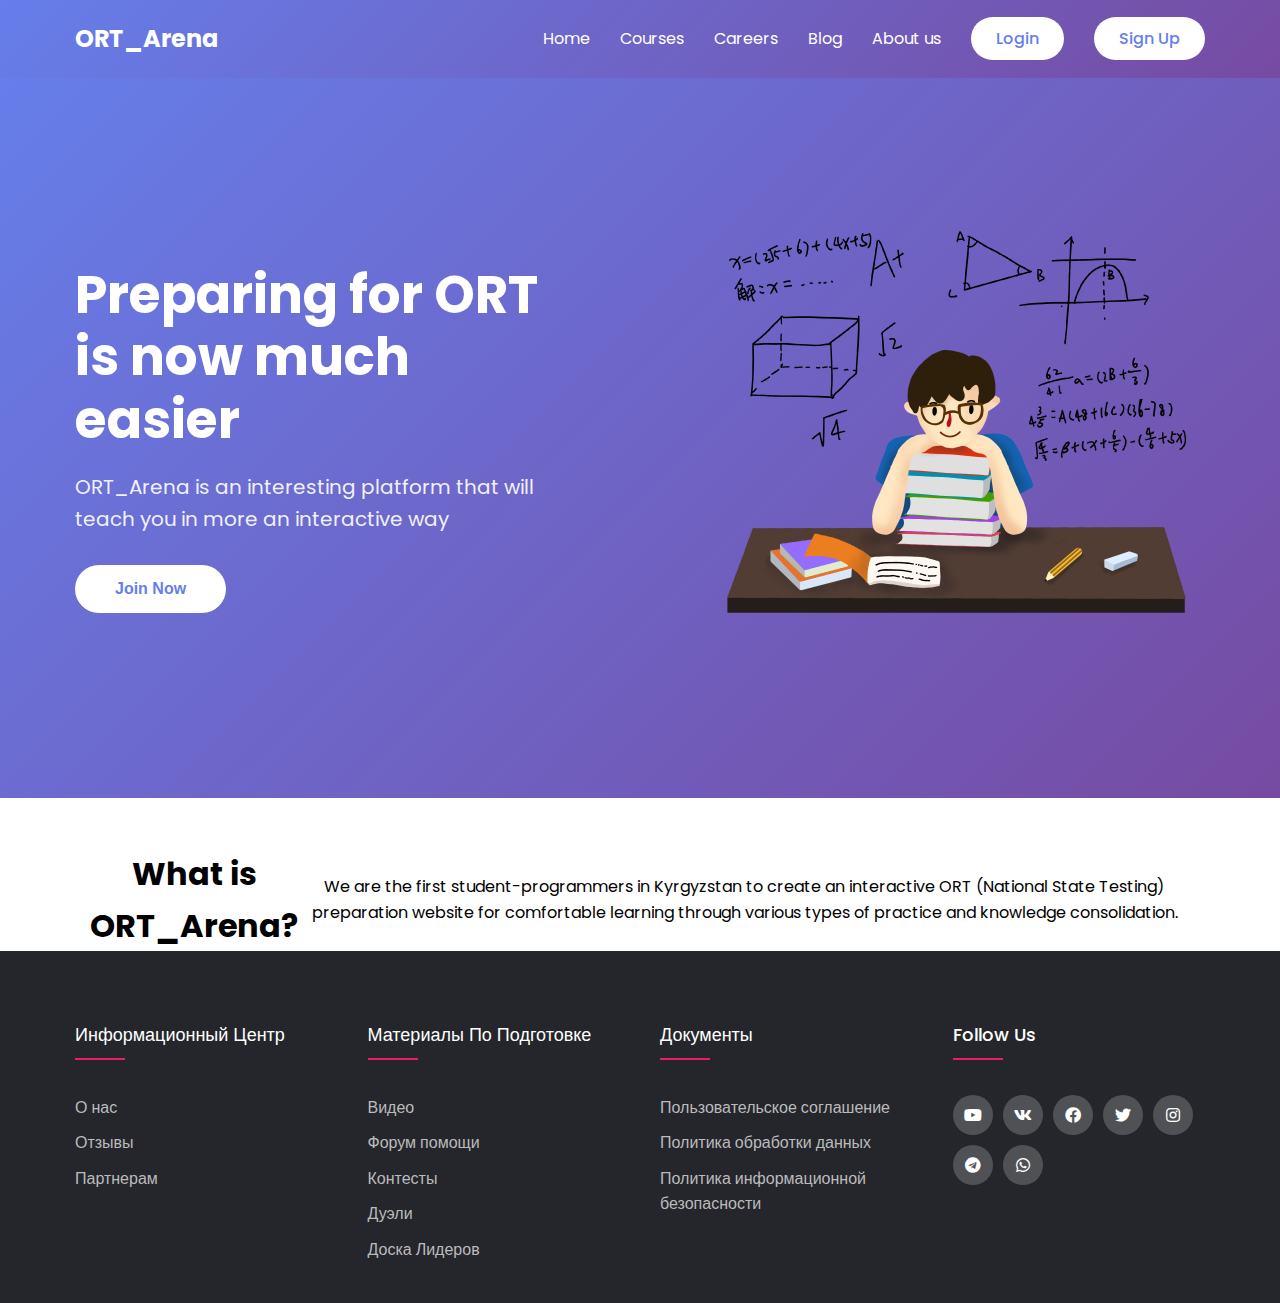
<file: smth.html>
<!DOCTYPE html>
<html lang="en">
<head>
    <meta charset="UTF-8">
    <meta name="viewport" content="width=device-width, initial-scale=1.0">
    <title>ORT_Arena</title>
    <link rel="stylesheet" href="https://cdnjs.cloudflare.com/ajax/libs/font-awesome/5.15.1/css/all.min.css">
    <link href="https://fonts.googleapis.com/css2?family=Poppins:wght@300;400;500;600;700&display=swap" rel="stylesheet">
    <link rel="stylesheet" href="smbody.css">
</head>
<body>
      <header>
            <div class="container">
                  <span class="logo">ORT_Arena</span>
                  <nav>
                  <ul>
                        <li><a href="#">Home</a></li>
                        <li><a href="#">Courses</a></li>
                        <li><a href="#">Careers</a></li>
                        <li><a href="#">Blog</a></li>
                        <li><a href="#">About us</a></li>
                        <li class="btn"><a href="#">Login</a></li>
                        <li class="btn"><a href="#">Sign Up</a></li>
                  </ul>
                  </nav>
            </div>
      </header>

      <div class="hero">
            <div class="container">
                  <div class="hero--info">
                  <h1>Preparing for ORT is now much easier</h1>
                  <p>ORT_Arena is an interesting platform that will teach you in more an interactive way</p>
                  <button onclick="window.location.href='#'">Join Now</button>
                  </div>
                  <div class="image-container">
                  <img src="frontEnd/src/images/hero_img.png" alt="Graduating students celebration">
                  </div>
            </div>
      </div>


      <div class="base-container">
            <h1>What is ORT_Arena?</h1>
            <div>
                  <p>We are the first student-programmers in Kyrgyzstan to create an interactive ORT (National State Testing) preparation website for comfortable learning through various types of practice and knowledge consolidation.</p>
            </div>
      </div>

      <footer class="footer">
            <div class="container">
                  <div class="links">
                  <div class="links_menu">
                        <h4>Информационный центр</h4>
                        <ul>
                              <li><a href="#">О нас</a></li>
                              <li><a href="#">Отзывы</a></li>
                              <li><a href="#">Партнерам</a></li>
                        </ul>
                  </div>
                  <div class="links_menu">
                        <h4>Материалы по подготовке</h4>
                        <ul>
                              <li><a href="#">Видео</a></li>
                              <li><a href="#">Форум помощи</a></li>
                              <li><a href="#">Контесты</a></li>
                              <li><a href="#">Дуэли</a></li>
                              <li><a href="#">Доска Лидеров</a></li>
                        </ul>
                  </div>
                  <div class="links_menu">
                        <h4>Документы</h4>
                        <ul>
                              <li><a href="#">Пользовательское соглашение</a></li>
                              <li><a href="#">Политика обработки данных</a></li>
                              <li><a href="#">Политика информационной безопасности</a></li>
                        </ul>
                  </div>
                  <div class="links_menu">
                        <h4>Follow us</h4>
                        <div class="social-links">
                              <a href="#"><i class="fab fa-youtube"></i></a>
                              <a href="#"><i class="fab fa-vk"></i></a>
                              <a href="#"><i class="fab fa-facebook"></i></a>
                              <a href="#"><i class="fab fa-twitter"></i></a>
                              <a href="#"><i class="fab fa-instagram"></i></a>
                              <a href="#"><i class="fab fa-telegram"></i></a>
                              <a href="#"><i class="fab fa-whatsapp"></i></a>
                        </div>
                  </div>
                  </div>
            </div>
</footer>
</body>
</html>
</file>
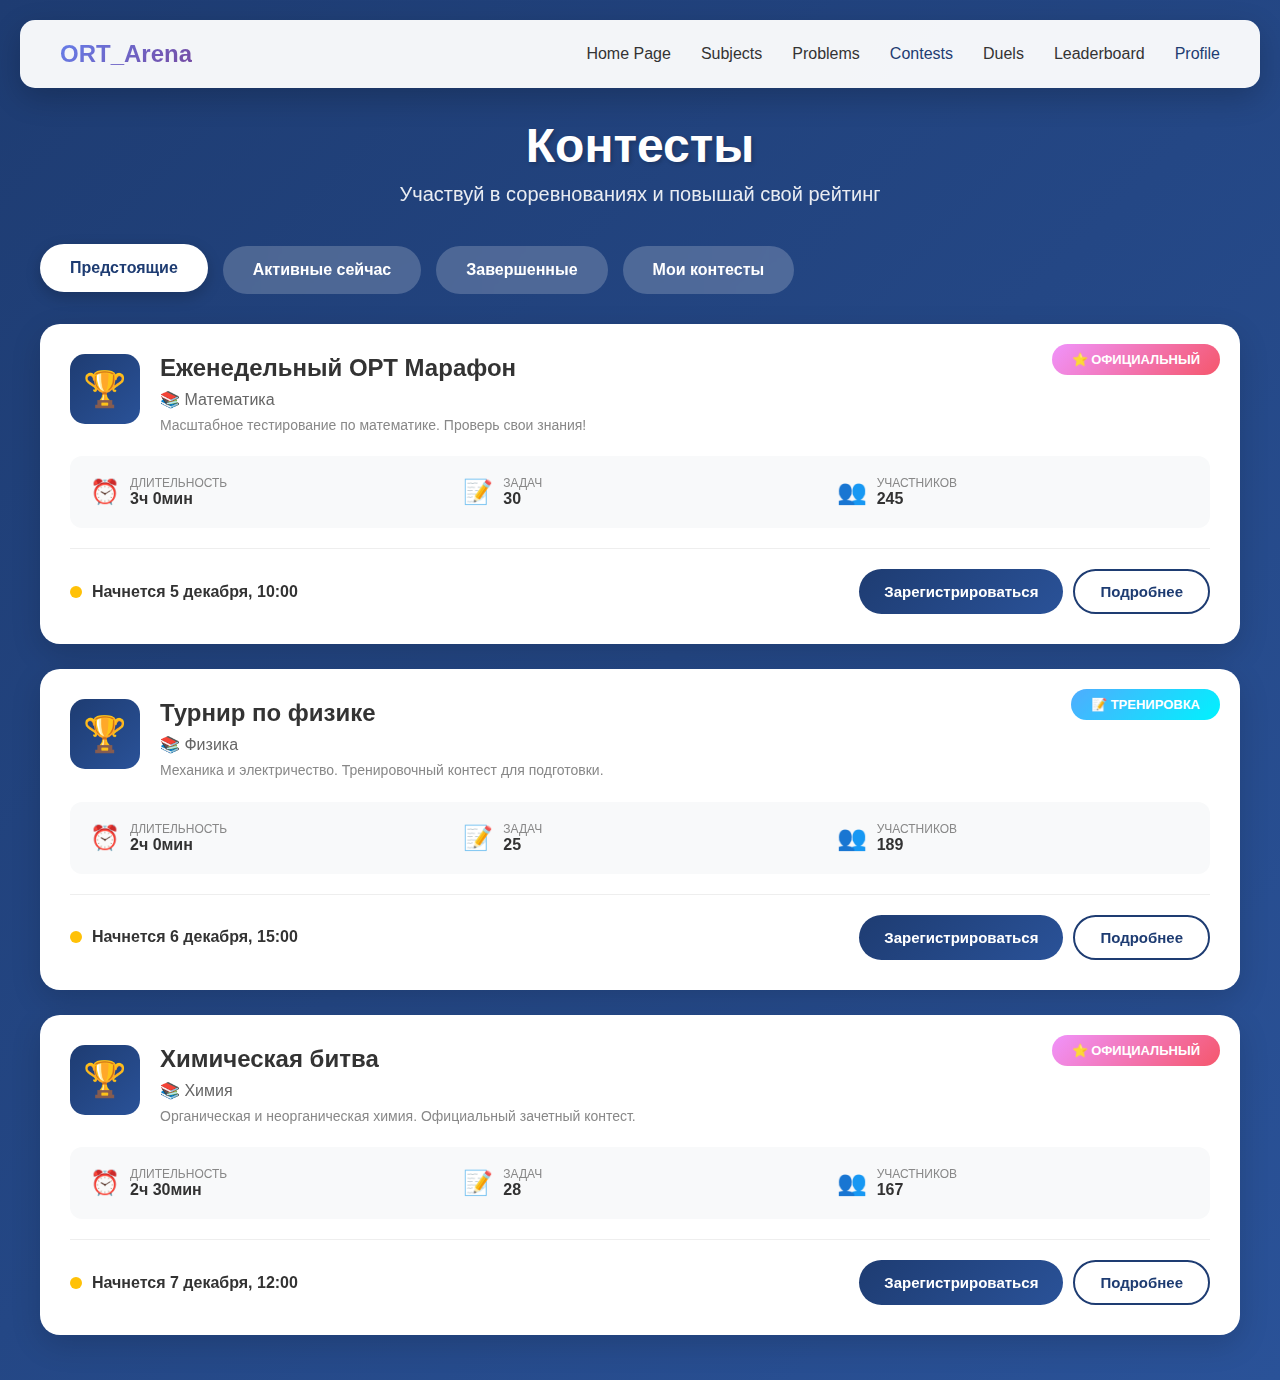
<file: frontEnd/contests.html>
<!DOCTYPE html>
<html lang="ru">
<head>
    <meta charset="UTF-8">
    <meta name="viewport" content="width=device-width, initial-scale=1.0">
    <title>ORT_Arena - Contests</title>
    <link rel="stylesheet" href="src/css/contests.css">
</head>
<body>
      <header class="header">
            <nav class="nav">
                  <div class="logo">ORT_Arena</div>
                  <ul class="nav-links">
                  <li><a href="home_page.html">Home Page</a></li>
                  <li><a href="subjects.html">Subjects</a></li>
                  <li><a href="problems.html">Problems</a></li>
                  <li><a href="contests.html" class="active">Contests</a></li>
                  <li><a href="duels.html">Duels</a></li>
                  <li><a href="leaderboard.html">Leaderboard</a></li>
                  <li><a href="user_board.html" class="active">Profile</a></li>
                  </ul>
            </nav>      
      </header>

      <div class="container">
            <div class="page-header">
                  <h1>Контесты</h1>
                  <p>Участвуй в соревнованиях и повышай свой рейтинг</p>
            </div>

            <div class="tabs">
                  <button class="tab-btn active" data-tab="upcoming">Предстоящие</button>
                  <button class="tab-btn" data-tab="active">Активные сейчас</button>
                  <button class="tab-btn" data-tab="finished">Завершенные</button>
                  <button class="tab-btn" data-tab="my">Мои контесты</button>
            </div>

            <!-- Предстоящие контесты -->
            <div id="upcoming" class="contests-section active">
                  <div id="upcoming-contests"></div>
            </div>

            <!-- Активные контесты -->
            <div id="active" class="contests-section">
                  <div id="active-contests"></div>
            </div>

            <!-- Завершенные контесты -->
            <div id="finished" class="contests-section">
                  <div id="finished-contests"></div>
            </div>

            <!-- Мои контесты -->
            <div id="my" class="contests-section">
                  <div id="my-contests"></div>
            </div>
      </div>

      <script>
            // Временные данные (позже заменим на API)
            const tempContests = {
                  upcoming: [
                  {
                        id: 1,
                        name: 'Еженедельный ОРТ Марафон',
                        subject: 'Математика',
                        type: 'official',
                        start_time: '2024-12-05T10:00:00',
                        duration: 180,
                        description: 'Масштабное тестирование по математике. Проверь свои знания!',
                        participants_count: 245,
                        exercises_count: 30
                  },
                  {
                        id: 2,
                        name: 'Турнир по физике',
                        subject: 'Физика',
                        type: 'training',
                        start_time: '2024-12-06T15:00:00',
                        duration: 120,
                        description: 'Механика и электричество. Тренировочный контест для подготовки.',
                        participants_count: 189,
                        exercises_count: 25
                  },
                  {
                        id: 3,
                        name: 'Химическая битва',
                        subject: 'Химия',
                        type: 'official',
                        start_time: '2024-12-07T12:00:00',
                        duration: 150,
                        description: 'Органическая и неорганическая химия. Официальный зачетный контест.',
                        participants_count: 167,
                        exercises_count: 28
                  }
                  ],
                  active: [
                  {
                        id: 4,
                        name: 'Быстрый тест: Биология',
                        subject: 'Биология',
                        type: 'training',
                        start_time: '2024-12-04T14:00:00',
                        end_time: '2024-12-04T15:30:00',
                        duration: 90,
                        description: 'Ботаника и зоология. Тренировочный спринт!',
                        participants_count: 87,
                        exercises_count: 20
                  }
                  ],
                  finished: [
                  {
                        id: 5,
                        name: 'Математический турнир',
                        subject: 'Математика',
                        type: 'official',
                        start_time: '2024-11-28T10:00:00',
                        duration: 180,
                        description: 'Сложный контест с задачами повышенной сложности.',
                        participants_count: 312,
                        exercises_count: 35,
                        your_rank: 42,
                        your_score: 2450
                  },
                  {
                        id: 6,
                        name: 'История Кыргызстана',
                        subject: 'История',
                        type: 'training',
                        start_time: '2024-11-25T16:00:00',
                        duration: 120,
                        description: 'Тестирование знаний по истории родной страны.',
                        participants_count: 198,
                        exercises_count: 40,
                        your_rank: 15,
                        your_score: 3200
                  }
                  ]
            };

            function formatDate(dateString) {
                  const date = new Date(dateString);
                  const months = ['января', 'февраля', 'марта', 'апреля', 'мая', 'июня', 
                              'июля', 'августа', 'сентября', 'октября', 'ноября', 'декабря'];
                  const day = date.getDate();
                  const month = months[date.getMonth()];
                  const hours = date.getHours().toString().padStart(2, '0');
                  const minutes = date.getMinutes().toString().padStart(2, '0');
                  return `${day} ${month}, ${hours}:${minutes}`;
            }

            function formatDuration(minutes) {
                  const hours = Math.floor(minutes / 60);
                  const mins = minutes % 60;
                  return hours > 0 ? `${hours}ч ${mins}мин` : `${mins} минут`;
            }

            function renderContest(contest, status) {
                  let statusBadge = '';
                  let actionButtons = '';

                  if (status === 'upcoming') {
                  statusBadge = `
                        <div class="status-info">
                              <div class="status-dot status-upcoming"></div>
                              <span class="status-text">Начнется ${formatDate(contest.start_time)}</span>
                        </div>
                  `;
                  actionButtons = `
                        <button class="btn btn-primary" onclick="registerContest(${contest.id})">
                              Зарегистрироваться
                        </button>
                        <button class="btn btn-secondary" onclick="viewDetails(${contest.id})">
                              Подробнее
                        </button>
                  `;
                  } else if (status === 'active') {
                  statusBadge = `
                        <div class="status-info">
                              <div class="status-dot status-active"></div>
                              <span class="status-text">🔴 В ЭФИРЕ</span>
                        </div>
                  `;
                  actionButtons = `
                        <button class="btn btn-primary" onclick="joinContest(${contest.id})">
                              Войти в контест
                        </button>
                  `;
                  } else if (status === 'finished') {
                  statusBadge = `
                        <div class="status-info">
                              <div class="status-dot status-finished"></div>
                              <span class="status-text">Завершен</span>
                        </div>
                  `;
                  actionButtons = `
                        <button class="btn btn-secondary" onclick="viewResults(${contest.id})">
                              Результаты
                        </button>
                        ${contest.your_rank ? `
                              <button class="btn btn-primary" onclick="viewSolutions(${contest.id})">
                              Мои решения
                              </button>
                        ` : ''}
                  `;
                  }

            return `
                  <div class="contest-card">
                        <div class="contest-type-badge ${contest.type === 'official' ? 'badge-official' : 'badge-training'}">
                              ${contest.type === 'official' ? '⭐ Официальный' : '📝 Тренировка'}
                        </div>

                        <div class="contest-header">
                              <div class="contest-icon">🏆</div>
                              <div class="contest-info">
                              <div class="contest-title">${contest.name}</div>
                              <div class="contest-subject">📚 ${contest.subject}</div>
                              <div class="contest-description">${contest.description}</div>
                              </div>
                        </div>

                        <div class="contest-meta">
                              <div class="meta-item">
                              <div class="meta-icon">⏰</div>
                              <div class="meta-content">
                                    <span class="meta-label">Длительность</span>
                                    <span class="meta-value">${formatDuration(contest.duration)}</span>
                              </div>
                              </div>
                              <div class="meta-item">
                              <div class="meta-icon">📝</div>
                              <div class="meta-content">
                                    <span class="meta-label">Задач</span>
                                    <span class="meta-value">${contest.exercises_count}</span>
                              </div>
                              </div>
                              <div class="meta-item">
                              <div class="meta-icon">👥</div>
                              <div class="meta-content">
                                    <span class="meta-label">Участников</span>
                                    <span class="meta-value">${contest.participants_count}</span>
                              </div>
                              </div>
                              ${contest.your_rank ? `
                              <div class="meta-item">
                                    <div class="meta-icon">🏅</div>
                                    <div class="meta-content">
                                          <span class="meta-label">Ваше место</span>
                                          <span class="meta-value">#${contest.your_rank}</span>
                                    </div>
                              </div>
                              ` : ''}
                        </div>

                        <div class="contest-status">
                              ${statusBadge}
                              <div class="contest-actions">
                              ${actionButtons}
                              </div>
                        </div>
                  </div>
                  `;
            }

            function renderContests(status) {
                  const container = document.getElementById(`${status}-contests`);
                  const contests = tempContests[status];

                  if (!contests || contests.length === 0) {
                  container.innerHTML = `
                        <div class="empty-state">
                              <div class="empty-state-icon">📭</div>
                              <h3>Контестов не найдено</h3>
                              <p>В этой категории пока нет контестов</p>
                        </div>
                  `;
                  return;
                  }

            container.innerHTML = contests.map(contest => renderContest(contest, status)).join('');
            }

            // Переключение вкладок
            document.querySelectorAll('.tab-btn').forEach(btn => {
                  btn.addEventListener('click', function() {
                  document.querySelectorAll('.tab-btn').forEach(b => b.classList.remove('active'));
                  document.querySelectorAll('.contests-section').forEach(s => s.classList.remove('active'));
                  
                  this.classList.add('active');
                  const tab = this.dataset.tab;
                  document.getElementById(tab).classList.add('active');
                  });
            });

            // Функции для действий
            function registerContest(id) {
                  alert(`Регистрация на контест #${id}`);
                  // Здесь будет API запрос
            }

            function joinContest(id) {
                  window.location.href = `/contests/${id}/participate`;
            }

            function viewDetails(id) {
                  window.location.href = `/contests/${id}`;
            }

            function viewResults(id) {
                  window.location.href = `/contests/${id}/results`;
            }

            function viewSolutions(id) {
                  window.location.href = `/contests/${id}/my-solutions`;
            }

            // Инициализация
            renderContests('upcoming');
            renderContests('active');
            renderContests('finished');
            renderContests('my');
      </script>
</body>
</html>
</file>
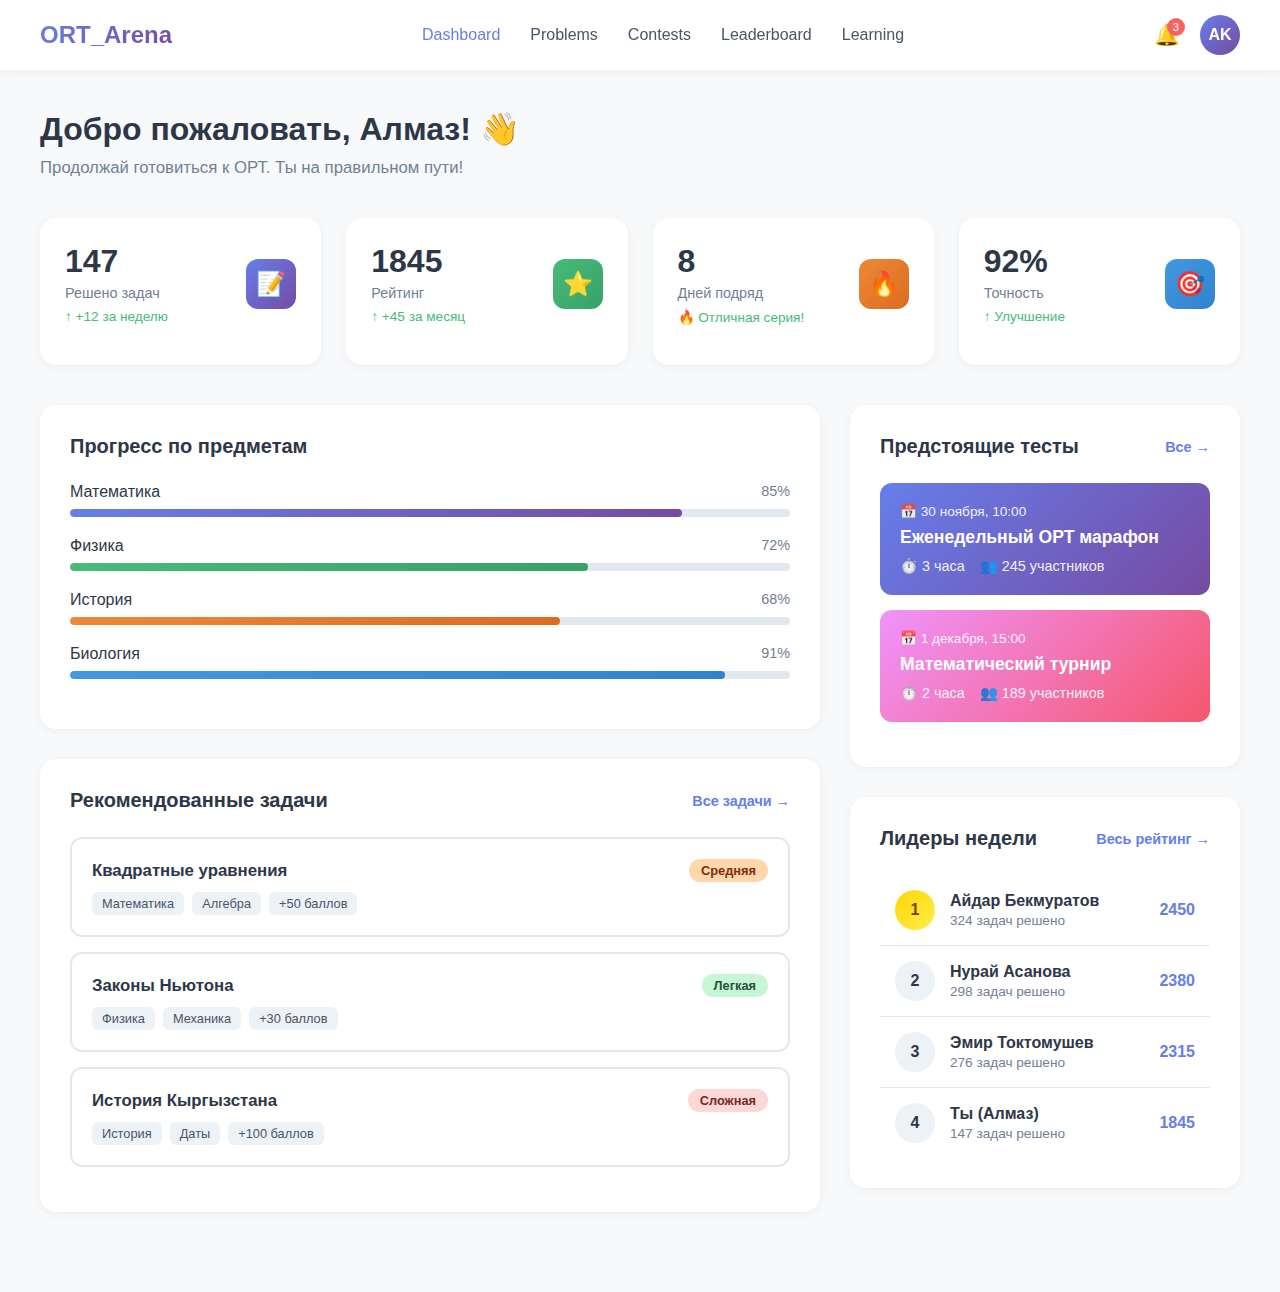
<file: frontEnd/dashboard.html>
<!DOCTYPE html>
<html lang="ru">
<head>
      <meta charset="UTF-8">
      <meta name="viewport" content="width=device-width, initial-scale=1.0">
      <title>ORT_Arena - Dashboard</title>
      <style>
            * {
                  margin: 0;
                  padding: 0;
                  box-sizing: border-box;
            }

            body {
                  font-family: 'Segoe UI', Tahoma, Geneva, Verdana, sans-serif;
                  background: #f8f9fa;
                  color: #2d3748;
            }

            /* Header */
            .header {
                  background: white;
                  padding: 0 40px;
                  box-shadow: 0 2px 10px rgba(0,0,0,0.05);
                  position: sticky;
                  top: 0;
                  z-index: 100;
            }

            .nav {
                  display: flex;
                  align-items: center;
                  justify-content: space-between;
                  max-width: 1400px;
                  margin: 0 auto;
                  height: 70px;
            }

            .logo {
                  font-size: 1.5rem;
                  font-weight: 700;
                  background: linear-gradient(135deg, #667eea 0%, #764ba2 100%);
                  -webkit-background-clip: text;
                  -webkit-text-fill-color: transparent;
                  background-clip: text;
            }

            .nav-links {
                  display: flex;
                  gap: 30px;
                  list-style: none;
            }

            .nav-links a {
                  text-decoration: none;
                  color: #4a5568;
                  font-weight: 500;
                  transition: color 0.3s;
            }

            .nav-links a:hover,
            .nav-links a.active {
                  color: #667eea;
            }

            .user-section {
                  display: flex;
                  align-items: center;
                  gap: 20px;
            }

            .notifications {
                  position: relative;
                  cursor: pointer;
                  font-size: 1.3rem;
            }

            .notif-badge {
                  position: absolute;
                  top: -5px;
                  right: -5px;
                  background: #f56565;
                  color: white;
                  border-radius: 50%;
                  width: 18px;
                  height: 18px;
                  font-size: 0.7rem;
                  display: flex;
                  align-items: center;
                  justify-content: center;
            }

            .user-avatar {
                  width: 40px;
                  height: 40px;
                  border-radius: 50%;
                  background: linear-gradient(135deg, #667eea 0%, #764ba2 100%);
                  display: flex;
                  align-items: center;
                  justify-content: center;
                  color: white;
                  font-weight: 600;
                  cursor: pointer;
            }

            /* Main Content */
            .container {
                  max-width: 1400px;
                  margin: 0 auto;
                  padding: 40px;
            }

            .welcome-section {
                  margin-bottom: 40px;
            }

            .welcome-section h1 {
                  font-size: 2rem;
                  margin-bottom: 10px;
            }

            .welcome-section p {
                  color: #718096;
                  font-size: 1.05rem;
            }

            /* Stats Cards */
            .stats-grid {
                  display: grid;
                  grid-template-columns: repeat(auto-fit, minmax(250px, 1fr));
                  gap: 25px;
                  margin-bottom: 40px;
            }

            .stat-card {
                  background: white;
                  padding: 25px;
                  border-radius: 16px;
                  box-shadow: 0 2px 10px rgba(0,0,0,0.05);
                  transition: transform 0.3s, box-shadow 0.3s;
            }

            .stat-card:hover {
                  transform: translateY(-5px);
                  box-shadow: 0 8px 25px rgba(0,0,0,0.1);
            }

            .stat-header {
                  display: flex;
                  align-items: center;
                  justify-content: space-between;
                  margin-bottom: 15px;
            }

            .stat-icon {
                  width: 50px;
                  height: 50px;
                  border-radius: 12px;
                  display: flex;
                  align-items: center;
                  justify-content: center;
                  font-size: 1.5rem;
            }

            .icon-purple { background: linear-gradient(135deg, #667eea 0%, #764ba2 100%); }
            .icon-green { background: linear-gradient(135deg, #48bb78 0%, #38a169 100%); }
            .icon-orange { background: linear-gradient(135deg, #ed8936 0%, #dd6b20 100%); }
            .icon-blue { background: linear-gradient(135deg, #4299e1 0%, #3182ce 100%); }

            .stat-value {
                  font-size: 2rem;
                  font-weight: 700;
                  margin-bottom: 5px;
            }

            .stat-label {
                  color: #718096;
                  font-size: 0.9rem;
            }

            .stat-change {
                  font-size: 0.85rem;
                  color: #48bb78;
                  margin-top: 8px;
            }

            /* Main Grid */
            .main-grid {
                  display: grid;
                  grid-template-columns: 2fr 1fr;
                  gap: 30px;
                  margin-bottom: 40px;
            }

            .card {
                  background: white;
                  padding: 30px;
                  border-radius: 16px;
                  box-shadow: 0 2px 10px rgba(0,0,0,0.05);
            }

            .card-header {
                  display: flex;
                  justify-content: space-between;
                  align-items: center;
                  margin-bottom: 25px;
            }

            .card-title {
                  font-size: 1.25rem;
                  font-weight: 600;
            }

            .view-all {
                  color: #667eea;
                  text-decoration: none;
                  font-size: 0.9rem;
                  font-weight: 600;
            }

            /* Progress Chart */
            .progress-chart {
                  margin-top: 20px;
            }

            .progress-item {
                  margin-bottom: 20px;
            }

            .progress-header {
                  display: flex;
                  justify-content: space-between;
                  margin-bottom: 8px;
            }

            .progress-label {
                  font-weight: 500;
            }

            .progress-percent {
                  color: #718096;
                  font-size: 0.9rem;
            }

            .progress-bar {
                  height: 8px;
                  background: #e2e8f0;
                  border-radius: 10px;
                  overflow: hidden;
            }

            .progress-fill {
                  height: 100%;
                  border-radius: 10px;
                  transition: width 0.3s;
            }

            .fill-purple { background: linear-gradient(90deg, #667eea 0%, #764ba2 100%); }
            .fill-green { background: linear-gradient(90deg, #48bb78 0%, #38a169 100%); }
            .fill-orange { background: linear-gradient(90deg, #ed8936 0%, #dd6b20 100%); }
            .fill-blue { background: linear-gradient(90deg, #4299e1 0%, #3182ce 100%); }

            /* Recommended Problems */
            .problem-item {
                  padding: 20px;
                  border: 2px solid #e2e8f0;
                  border-radius: 12px;
                  margin-bottom: 15px;
                  transition: all 0.3s;
                  cursor: pointer;
            }

            .problem-item:hover {
                  border-color: #667eea;
                  background: #f7fafc;
            }

            .problem-header {
                  display: flex;
                  justify-content: space-between;
                  align-items: center;
                  margin-bottom: 10px;
            }

            .problem-title {
                  font-weight: 600;
                  font-size: 1.05rem;
            }

            .difficulty {
                  padding: 4px 12px;
                  border-radius: 20px;
                  font-size: 0.8rem;
                  font-weight: 600;
            }

            .easy { background: #c6f6d5; color: #22543d; }
            .medium { background: #fed7aa; color: #7c2d12; }
            .hard { background: #fed7d7; color: #742a2a; }

            .problem-tags {
                  display: flex;
                  gap: 8px;
                  flex-wrap: wrap;
            }

            .tag {
                  padding: 4px 10px;
                  background: #edf2f7;
                  border-radius: 6px;
                  font-size: 0.8rem;
                  color: #4a5568;
            }

            /* Upcoming Contests */
            .contest-item {
                  padding: 20px;
                  background: linear-gradient(135deg, #667eea 0%, #764ba2 100%);
                  border-radius: 12px;
                  color: white;
                  margin-bottom: 15px;
            }

            .contest-date {
                  font-size: 0.85rem;
                  opacity: 0.9;
                  margin-bottom: 8px;
            }

            .contest-title {
                  font-size: 1.1rem;
                  font-weight: 600;
                  margin-bottom: 10px;
            }

            .contest-meta {
                  display: flex;
                  gap: 15px;
                  font-size: 0.9rem;
                  opacity: 0.9;
            }

            /* Leaderboard */
            .leaderboard-item {
                  display: flex;
                  align-items: center;
                  padding: 15px;
                  border-bottom: 1px solid #e2e8f0;
            }

            .leaderboard-item:last-child {
                  border-bottom: none;
            }

            .rank {
                  width: 40px;
                  height: 40px;
                  border-radius: 50%;
                  background: #edf2f7;
                  display: flex;
                  align-items: center;
                  justify-content: center;
                  font-weight: 700;
                  margin-right: 15px;
            }

            .rank.top {
                  background: linear-gradient(135deg, #ffd700 0%, #ffed4e 100%);
                  color: #744210;
            }

            .user-info {
                  flex: 1;
            }

            .user-name {
                  font-weight: 600;
                  margin-bottom: 3px;
            }

            .user-solved {
                  font-size: 0.85rem;
                  color: #718096;
            }

            .user-rating {
                  font-weight: 700;
                  color: #667eea;
            }

            /* Mobile Responsive */
            @media (max-width: 1024px) {
                  .main-grid {
                  grid-template-columns: 1fr;
                  }

                  .nav-links {
                  display: none;
                  }

                  .container {
                  padding: 20px;
                  }
            }

            @media (max-width: 640px) {
                  .header {
                  padding: 0 20px;
                  }

                  .stats-grid {
                  grid-template-columns: 1fr;
                  }

                  .welcome-section h1 {
                  font-size: 1.5rem;
                  }
            }
      </style>
      </head>
      <body>
      <!-- Header -->
      <header class="header">
            <nav class="nav">
                  <div class="logo">ORT_Arena</div>
                  <ul class="nav-links">
                  <li><a href="#" class="active">Dashboard</a></li>
                  <li><a href="#">Problems</a></li>
                  <li><a href="#">Contests</a></li>
                  <li><a href="#">Leaderboard</a></li>
                  <li><a href="#">Learning</a></li>
                  </ul>
                  <div class="user-section">
                  <div class="notifications">
                        🔔
                        <span class="notif-badge">3</span>
                  </div>
                  <div class="user-avatar">AK</div>
                  </div>
            </nav>
      </header>

      <!-- Main Content -->
      <div class="container">
            <!-- Welcome Section -->
            <div class="welcome-section">
                  <h1>Добро пожаловать, Алмаз! 👋</h1>
                  <p>Продолжай готовиться к ОРТ. Ты на правильном пути!</p>
            </div>

            <!-- Stats Cards -->
            <div class="stats-grid">
                  <div class="stat-card">
                  <div class="stat-header">
                        <div>
                              <div class="stat-value">147</div>
                              <div class="stat-label">Решено задач</div>
                              <div class="stat-change">↑ +12 за неделю</div>
                        </div>
                        <div class="stat-icon icon-purple">📝</div>
                  </div>
                  </div>

                  <div class="stat-card">
                  <div class="stat-header">
                        <div>
                              <div class="stat-value">1845</div>
                              <div class="stat-label">Рейтинг</div>
                              <div class="stat-change">↑ +45 за месяц</div>
                        </div>
                        <div class="stat-icon icon-green">⭐</div>
                  </div>
                  </div>

                  <div class="stat-card">
                  <div class="stat-header">
                        <div>
                              <div class="stat-value">8</div>
                              <div class="stat-label">Дней подряд</div>
                              <div class="stat-change">🔥 Отличная серия!</div>
                        </div>
                        <div class="stat-icon icon-orange">🔥</div>
                  </div>
                  </div>

                  <div class="stat-card">
                  <div class="stat-header">
                        <div>
                              <div class="stat-value">92%</div>
                              <div class="stat-label">Точность</div>
                              <div class="stat-change">↑ Улучшение</div>
                        </div>
                        <div class="stat-icon icon-blue">🎯</div>
                  </div>
                  </div>
            </div>

            <!-- Main Grid -->
            <div class="main-grid">
                  <!-- Left Column -->
                  <div>
                  <!-- Progress by Subject -->
                  <div class="card">
                        <div class="card-header">
                              <h2 class="card-title">Прогресс по предметам</h2>
                        </div>
                        <div class="progress-chart">
                              <div class="progress-item">
                              <div class="progress-header">
                                    <span class="progress-label">Математика</span>
                                    <span class="progress-percent">85%</span>
                              </div>
                              <div class="progress-bar">
                                    <div class="progress-fill fill-purple" style="width: 85%"></div>
                              </div>
                              </div>
                              <div class="progress-item">
                              <div class="progress-header">
                                    <span class="progress-label">Физика</span>
                                    <span class="progress-percent">72%</span>
                              </div>
                              <div class="progress-bar">
                                    <div class="progress-fill fill-green" style="width: 72%"></div>
                              </div>
                              </div>
                              <div class="progress-item">
                              <div class="progress-header">
                                    <span class="progress-label">История</span>
                                    <span class="progress-percent">68%</span>
                              </div>
                              <div class="progress-bar">
                                    <div class="progress-fill fill-orange" style="width: 68%"></div>
                              </div>
                              </div>
                              <div class="progress-item">
                              <div class="progress-header">
                                    <span class="progress-label">Биология</span>
                                    <span class="progress-percent">91%</span>
                              </div>
                              <div class="progress-bar">
                                    <div class="progress-fill fill-blue" style="width: 91%"></div>
                              </div>
                              </div>
                        </div>
                  </div>

                  <!-- Recommended Problems -->
                  <div class="card" style="margin-top: 30px;">
                        <div class="card-header">
                              <h2 class="card-title">Рекомендованные задачи</h2>
                              <a href="#" class="view-all">Все задачи →</a>
                        </div>

                        <div class="problem-item">
                              <div class="problem-header">
                              <span class="problem-title">Квадратные уравнения</span>
                              <span class="difficulty medium">Средняя</span>
                              </div>
                              <div class="problem-tags">
                              <span class="tag">Математика</span>
                              <span class="tag">Алгебра</span>
                              <span class="tag">+50 баллов</span>
                              </div>
                        </div>

                        <div class="problem-item">
                              <div class="problem-header">
                              <span class="problem-title">Законы Ньютона</span>
                              <span class="difficulty easy">Легкая</span>
                              </div>
                              <div class="problem-tags">
                              <span class="tag">Физика</span>
                              <span class="tag">Механика</span>
                              <span class="tag">+30 баллов</span>
                              </div>
                        </div>

                        <div class="problem-item">
                              <div class="problem-header">
                              <span class="problem-title">История Кыргызстана</span>
                              <span class="difficulty hard">Сложная</span>
                              </div>
                              <div class="problem-tags">
                              <span class="tag">История</span>
                              <span class="tag">Даты</span>
                              <span class="tag">+100 баллов</span>
                              </div>
                        </div>
                  </div>
                  </div>

                  <!-- Right Column -->
                  <div>
                  <!-- Upcoming Contests -->
                  <div class="card">
                        <div class="card-header">
                              <h2 class="card-title">Предстоящие тесты</h2>
                              <a href="#" class="view-all">Все →</a>
                        </div>

                        <div class="contest-item">
                              <div class="contest-date">📅 30 ноября, 10:00</div>
                              <div class="contest-title">Еженедельный ОРТ марафон</div>
                              <div class="contest-meta">
                              <span>⏱️ 3 часа</span>
                              <span>👥 245 участников</span>
                              </div>
                        </div>

                        <div class="contest-item" style="background: linear-gradient(135deg, #f093fb 0%, #f5576c 100%);">
                              <div class="contest-date">📅 1 декабря, 15:00</div>
                              <div class="contest-title">Математический турнир</div>
                              <div class="contest-meta">
                              <span>⏱️ 2 часа</span>
                              <span>👥 189 участников</span>
                              </div>
                        </div>
                  </div>

                  <!-- Top Users -->
                  <div class="card" style="margin-top: 30px;">
                        <div class="card-header">
                              <h2 class="card-title">Лидеры недели</h2>
                              <a href="#" class="view-all">Весь рейтинг →</a>
                        </div>

                        <div class="leaderboard-item">
                              <div class="rank top">1</div>
                              <div class="user-info">
                              <div class="user-name">Айдар Бекмуратов</div>
                              <div class="user-solved">324 задач решено</div>
                              </div>
                              <div class="user-rating">2450</div>
                        </div>

                        <div class="leaderboard-item">
                              <div class="rank">2</div>
                              <div class="user-info">
                              <div class="user-name">Нурай Асанова</div>
                              <div class="user-solved">298 задач решено</div>
                              </div>
                              <div class="user-rating">2380</div>
                        </div>

                        <div class="leaderboard-item">
                              <div class="rank">3</div>
                              <div class="user-info">
                              <div class="user-name">Эмир Токтомушев</div>
                              <div class="user-solved">276 задач решено</div>
                              </div>
                              <div class="user-rating">2315</div>
                        </div>

                        <div class="leaderboard-item">
                              <div class="rank">4</div>
                              <div class="user-info">
                              <div class="user-name">Ты (Алмаз)</div>
                              <div class="user-solved">147 задач решено</div>
                              </div>
                              <div class="user-rating">1845</div>
                        </div>
                  </div>
                  </div>
            </div>
      </div>
</body>
</html>
</file>
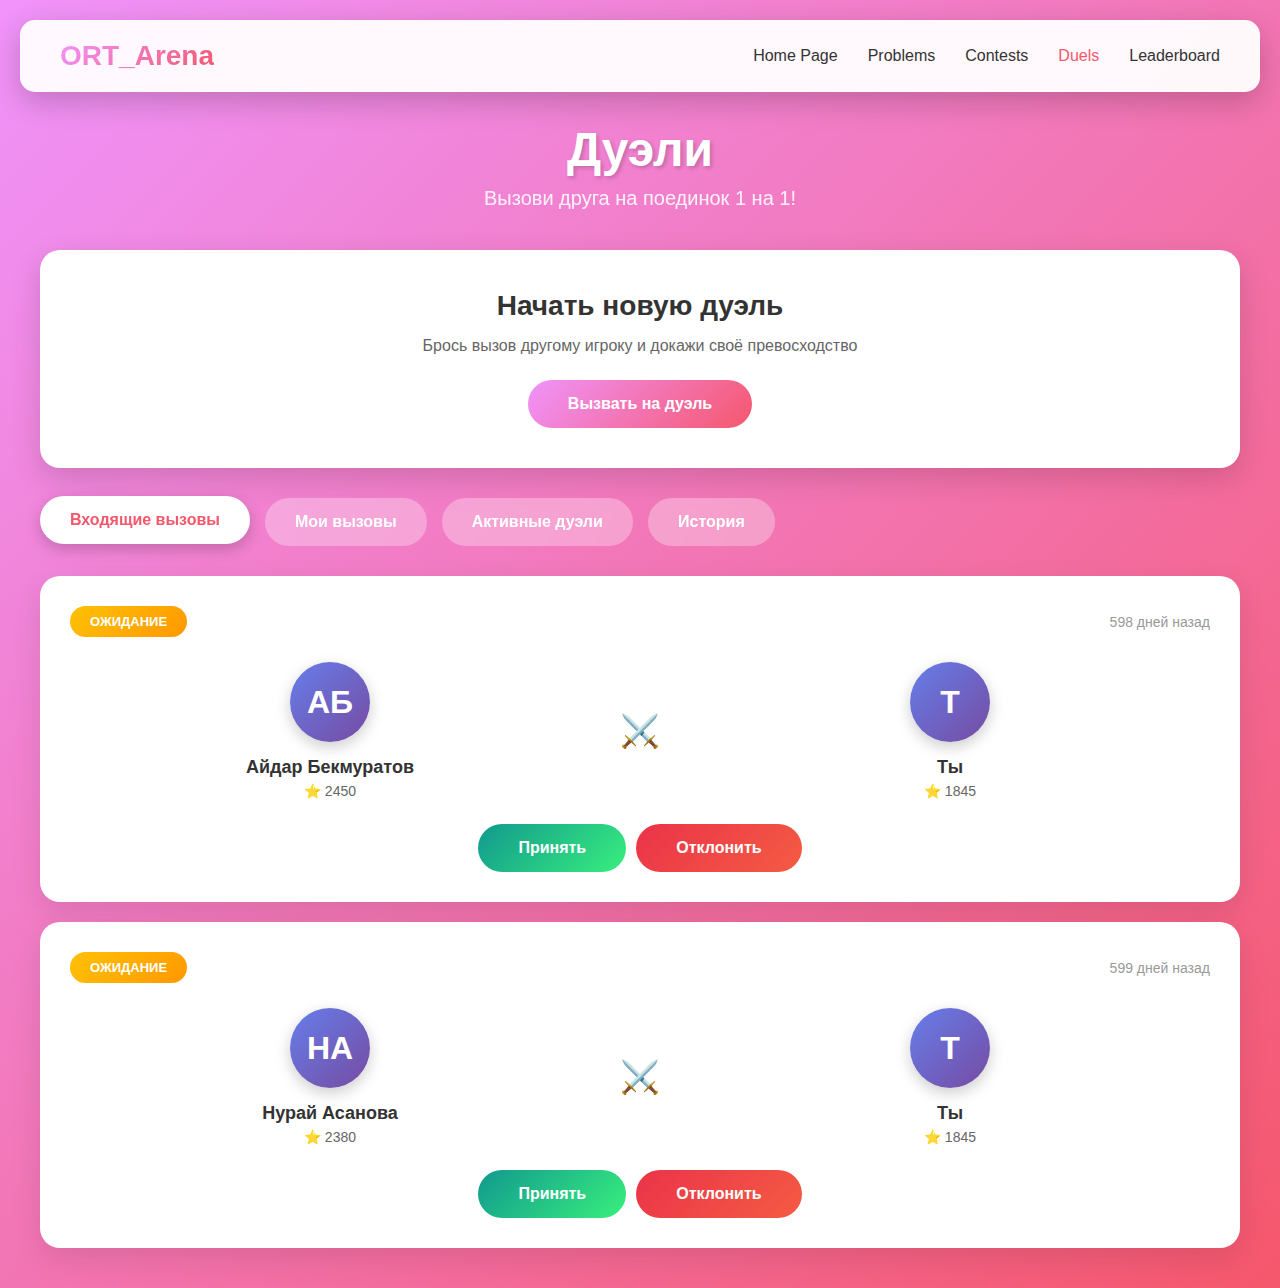
<file: frontEnd/duels.html>
<!DOCTYPE html>
<html lang="ru">
<head>
      <meta charset="UTF-8">
      <meta name="viewport" content="width=device-width, initial-scale=1.0">
      <title>ORT Arena - Duels</title>
      <link rel="stylesheet" href="src/css/duels.css">
</head>
<body>
      <header class="header">
            <nav class="nav">
                  <div class="logo">ORT_Arena</div>
                  <ul class="nav-links">
                  <li><a href="home_page.html">Home Page</a></li>
                  <li><a href="/problems">Problems</a></li>
                  <li><a href="contests.html">Contests</a></li>
                  <li><a href="#" class="active">Duels</a></li>
                  <li><a href="/leaderboard">Leaderboard</a></li>
                  </ul>
            </nav>
      </header>

      <div class="container">
            <div class="page-header">
                  <h1>Дуэли</h1>
                  <p>Вызови друга на поединок 1 на 1!</p>
            </div>

            <div class="action-card">
                  <h2>Начать новую дуэль</h2>
                  <p>Брось вызов другому игроку и докажи своё превосходство</p>
                  <button class="btn btn-primary" onclick="openChallengeModal()">
                  Вызвать на дуэль
                  </button>
            </div>

            <div class="tabs">
                  <button class="tab-btn active" data-tab="incoming">Входящие вызовы</button>
                  <button class="tab-btn" data-tab="my-challenges">Мои вызовы</button>
                  <button class="tab-btn" data-tab="active">Активные дуэли</button>
                  <button class="tab-btn" data-tab="history">История</button>
            </div>

            <div id="incoming" class="duels-section active">
                  <div id="incoming-duels"></div>
            </div>

            <div id="my-challenges" class="duels-section">
                  <div id="my-challenges-duels"></div>
            </div>

            <div id="active" class="duels-section">
                  <div id="active-duels"></div>
            </div>

            <div id="history" class="duels-section">
                  <div id="history-duels"></div>
            </div>
      </div>

      <!-- Модальное окно для вызова -->
      <div id="challengeModal" class="modal">
            <div class="modal-content">
                  <div class="modal-header">Вызвать на дуэль</div>
                  <div class="form-group">
                  <label class="form-label">Выбери противника</label>
                  <input type="text" class="form-input" id="opponentSearch" 
                        placeholder="Введи имя пользователя..." 
                        oninput="searchUsers(this.value)">
                  <div id="userSuggestions" class="user-suggestions" style="display:none;"></div>
                  </div>
                  <div class="duel-actions">
                  <button class="btn btn-primary" onclick="sendChallenge()">Отправить вызов</button>
                  <button class="btn btn-secondary" onclick="closeChallengeModal()">Отмена</button>
                  </div>
            </div>
      </div>

      <script>
            let selectedOpponent = null;

            // Временные данные
            const tempDuels = {
                  incoming: [
                  {
                        id: 1,
                        challenger: { username: 'Айдар Бекмуратов', rating: 2450 },
                        opponent: { username: 'Ты', rating: 1845 },
                        status: 'pending',
                        created_at: '2024-12-04T14:30:00'
                  },
                  {
                        id: 2,
                        challenger: { username: 'Нурай Асанова', rating: 2380 },
                        opponent: { username: 'Ты', rating: 1845 },
                        status: 'pending',
                        created_at: '2024-12-04T12:15:00'
                  }
                  ],
                  'my-challenges': [
                  {
                        id: 3,
                        challenger: { username: 'Ты', rating: 1845 },
                        opponent: { username: 'Эмир Токтомушев', rating: 2315 },
                        status: 'pending',
                        created_at: '2024-12-04T10:00:00'
                  }
                  ],
                  active: [
                  {
                        id: 4,
                        challenger: { username: 'Ты', rating: 1845 },
                        opponent: { username: 'Бекболот Исаев', rating: 1920 },
                        status: 'in_progress',
                        started_at: '2024-12-04T15:00:00',
                        time_left: '5 минут'
                  }
                  ],
                  history: [
                  {
                        id: 5,
                        challenger: { username: 'Ты', rating: 1845 },
                        opponent: { username: 'Алина Жумабаева', rating: 1780 },
                        status: 'finished',
                        winner: 'Ты',
                        finished_at: '2024-12-03T18:30:00'
                  },
                  {
                        id: 6,
                        challenger: { username: 'Данияр Осмонов', rating: 2100 },
                        opponent: { username: 'Ты', rating: 1845 },
                        status: 'finished',
                        winner: 'Данияр Осмонов',
                        finished_at: '2024-12-02T16:45:00'
                  }
                  ]
            };

            const tempUsers = [
                  { username: 'Айдар Бекмуратов', rating: 2450 },
                  { username: 'Нурай Асанова', rating: 2380 },
                  { username: 'Эмир Токтомушев', rating: 2315 },
                  { username: 'Бекболот Исаев', rating: 1920 },
                  { username: 'Алина Жумабаева', rating: 1780 }
            ];

            function getInitials(name) {
                  return name.split(' ').map(n => n[0]).join('').toUpperCase();
            }

            function formatDate(dateString) {
                  const date = new Date(dateString);
                  const now = new Date();
                  const diff = Math.floor((now - date) / 1000 / 60);
                  
                  if (diff < 60) return `${diff} минут назад`;
                  if (diff < 1440) return `${Math.floor(diff / 60)} часов назад`;
                  return `${Math.floor(diff / 1440)} дней назад`;
            }

            function renderDuel(duel, category) {
                  const isYouChallenger = duel.challenger.username === 'Ты';
                  let actions = '';
                  
                  if (category === 'incoming') {
                  actions = `
                        <button class="btn btn-success" onclick="acceptDuel(${duel.id})">
                              Принять
                        </button>
                        <button class="btn btn-danger" onclick="rejectDuel(${duel.id})">
                              Отклонить
                        </button>
                  `;
                  } else if (category === 'active') {
                  actions = `
                        <button class="btn btn-primary" onclick="joinDuel(${duel.id})">
                              Войти в дуэль
                        </button>
                  `;
                  } else if (category === 'history') {
                  const isWinner = duel.winner === 'Ты';
                  actions = `
                        <button class="btn btn-secondary" onclick="viewDuelResults(${duel.id})">
                              Результаты
                        </button>
                  `;
                  }

                  let statusBadge = '';
                  let statusClass = '';
                  if (duel.status === 'pending') {
                  statusBadge = 'Ожидание';
                  statusClass = 'status-pending';
                  } else if (duel.status === 'in_progress') {
                  statusBadge = 'В процессе';
                  statusClass = 'status-in-progress';
                  } else if (duel.status === 'finished') {
                  statusBadge = 'Завершена';
                  statusClass = 'status-finished';
                  }

                  return `
                  <div class="duel-card">
                        <div class="duel-header">
                              <div class="duel-status-badge ${statusClass}">${statusBadge}</div>
                              <div style="color: #999; font-size: 14px;">
                              ${duel.created_at ? formatDate(duel.created_at) : ''}
                              </div>
                        </div>

                        <div class="duel-players">
                              <div class="player">
                              <div class="player-avatar">${getInitials(duel.challenger.username)}</div>
                              <div class="player-name">${duel.challenger.username}</div>
                              <div class="player-rating">⭐ ${duel.challenger.rating}</div>
                              </div>

                              <div class="vs-icon">⚔️</div>

                              <div class="player">
                              <div class="player-avatar">${getInitials(duel.opponent.username)}</div>
                              <div class="player-name">${duel.opponent.username}</div>
                              <div class="player-rating">⭐ ${duel.opponent.rating}</div>
                              </div>
                        </div>

                        ${duel.time_left ? `
                              <div class="duel-info">
                              <div class="info-row">
                                    <span class="info-label">⏰ Осталось времени</span>
                                    <span class="info-value">${duel.time_left}</span>
                              </div>
                              </div>
                        ` : ''}

                        ${duel.winner ? `
                              <div class="duel-info">
                              <div class="info-row">
                                    <span class="info-label">🏆 Победитель</span>
                                    <span class="info-value">${duel.winner}</span>
                              </div>
                              </div>
                        ` : ''}

                        <div class="duel-actions">
                              ${actions}
                        </div>
                  </div>
                  `;
            }

            function renderDuels(category) {
                  const container = document.getElementById(`${category}-duels`);
                  const duels = tempDuels[category];

                  if (!duels || duels.length === 0) {
                  container.innerHTML = `
                        <div class="empty-state">
                              <div class="empty-state-icon">🎮</div>
                              <h3>Дуэлей не найдено</h3>
                              <p>Здесь пока пусто</p>
                        </div>
                  `;
                  return;
                  }

                  container.innerHTML = duels.map(duel => renderDuel(duel, category)).join('');
            }

            // Переключение вкладок
            document.querySelectorAll('.tab-btn').forEach(btn => {
                  btn.addEventListener('click', function() {
                  document.querySelectorAll('.tab-btn').forEach(b => b.classList.remove('active'));
                  document.querySelectorAll('.duels-section').forEach(s => s.classList.remove('active'));
                  
                  this.classList.add('active');
                  const tab = this.dataset.tab;
                  document.getElementById(tab).classList.add('active');
                  });
            });

            // Модальное окно
            function openChallengeModal() {
                  document.getElementById('challengeModal').classList.add('active');
            }

            function closeChallengeModal() {
                  document.getElementById('challengeModal').classList.remove('active');
                  document.getElementById('opponentSearch').value = '';
                  document.getElementById('userSuggestions').style.display = 'none';
                  selectedOpponent = null;
            }

            function searchUsers(query) {
                  const suggestions = document.getElementById('userSuggestions');
                  
                  if (!query) {
                  suggestions.style.display = 'none';
                  return;
                  }

                  const filtered = tempUsers.filter(user => 
                  user.username.toLowerCase().includes(query.toLowerCase())
                  );

                  if (filtered.length === 0) {
                  suggestions.style.display = 'none';
                  return;
                  }

                  suggestions.innerHTML = filtered.map(user => `
                  <div class="user-suggestion" onclick="selectOpponent('${user.username}', ${user.rating})">
                        <div class="suggestion-avatar">${getInitials(user.username)}</div>
                        <div>
                              <div style="font-weight: 600;">${user.username}</div>
                              <div style="font-size: 12px; color: #666;">⭐ ${user.rating}</div>
                        </div>
                  </div>
                  `).join('');

                  suggestions.style.display = 'block';
            }

            function selectOpponent(username, rating) {
                  selectedOpponent = { username, rating };
                  document.getElementById('opponentSearch').value = username;
                  document.getElementById('userSuggestions').style.display = 'none';
            }

            function sendChallenge() {
                  if (!selectedOpponent) {
                  alert('Выберите противника!');
                  return;
                  }
                  
                  alert(`Вызов отправлен игроку ${selectedOpponent.username}!`);
                  closeChallengeModal();
                  // Здесь будет API запрос
            }

            function acceptDuel(id) {
                  alert(`Дуэль #${id} принята! Перенаправление...`);
                  // API запрос
            }

            function rejectDuel(id) {
                  alert(`Дуэль #${id} отклонена`);
                  // API запрос
            }

            function joinDuel(id) {
                  window.location.href = `/duels/${id}/play`;
            }

            function viewDuelResults(id) {
                  window.location.href = `/duels/${id}/results`;
            }

            // Инициализация
            renderDuels('incoming');
            renderDuels('my-challenges');
            renderDuels('active');
            renderDuels('history');
      </script>
</body>
</html>
</file>
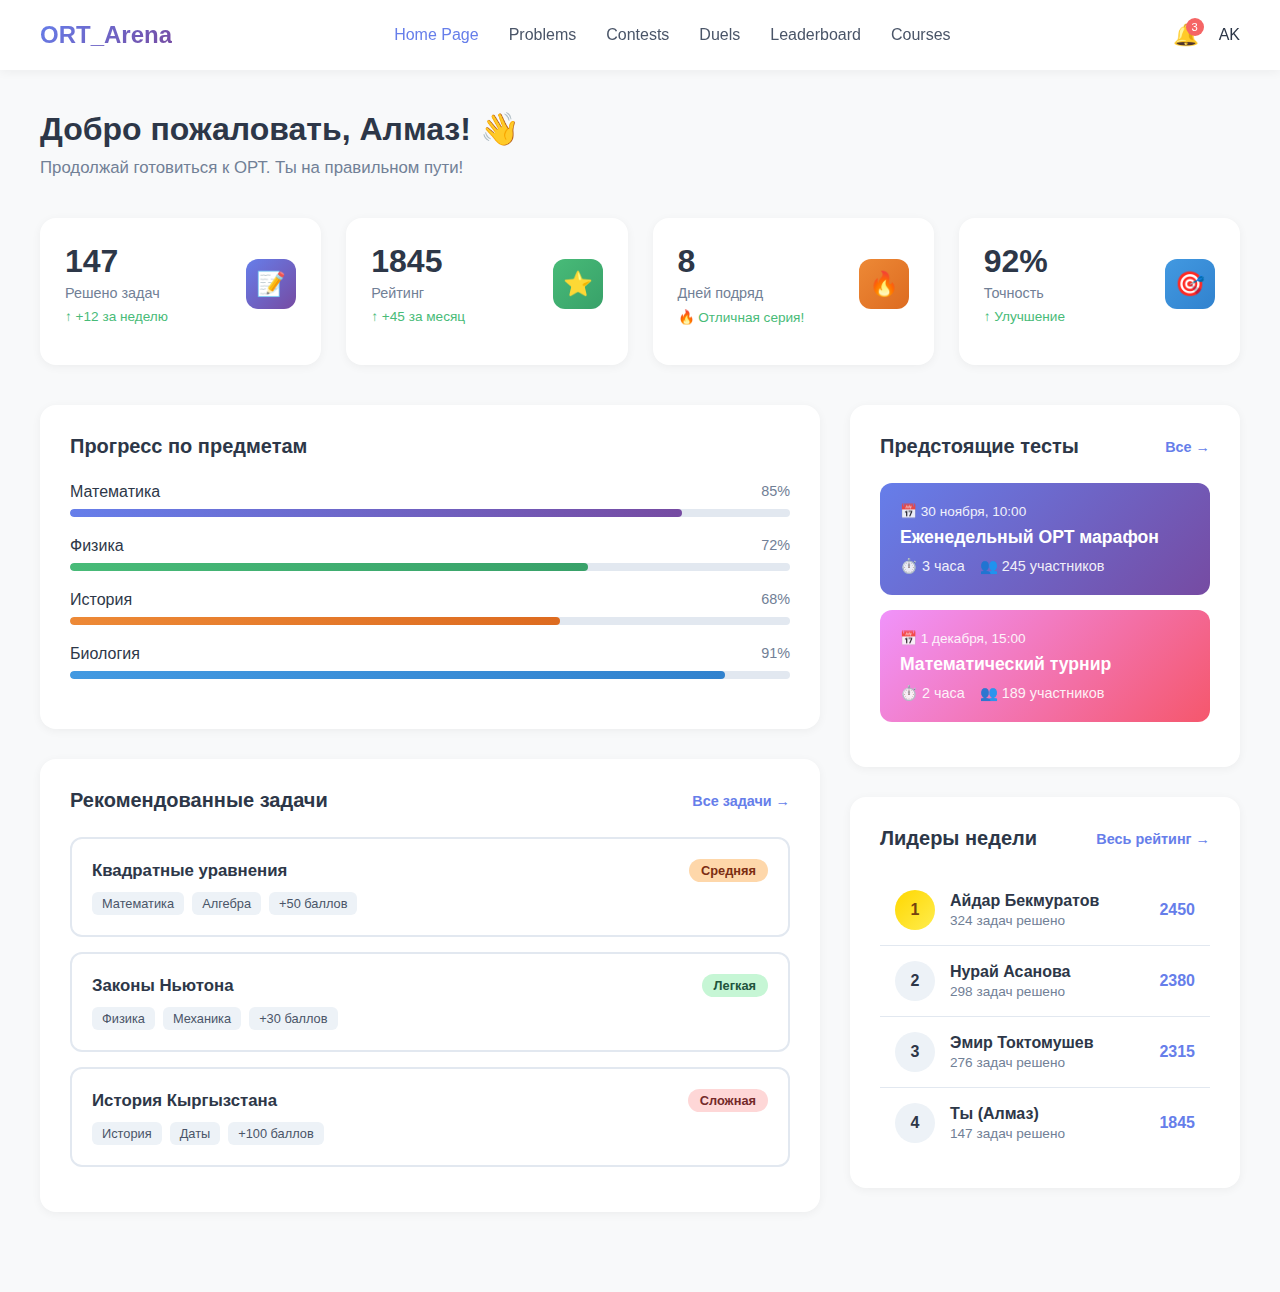
<file: frontEnd/home_page.html>
<!DOCTYPE html>
<html lang="ru">
<head>
      <meta charset="UTF-8">
      <meta name="viewport" content="width=device-width, initial-scale=1.0">
      <link rel="stylesheet" href="src/css/dashboard.css">
      <title>ORT_Arena - Home Page</title>
</head>
<body>
      <!-- Header -->
      <header class="header">
            <nav class="nav">
                  <div class="logo">ORT_Arena</div>
                  <ul class="nav-links">
                  <li><a href="/" class="active">Home Page</a></li>
                  <li><a href="#">Problems</a></li>
                  <li><a href="contests.html">Contests</a></li>
                  <li><a href="#">Duels</a></li>
                  <li><a href="#">Leaderboard</a></li>
                  <li><a href="subjects.html">Courses</a></li>
                  </ul>
                  <div class="user-section">
                  <div class="notifications">
                        🔔
                        <span class="notif-badge">3</span>
                  </div>
                  <div class="user-avatar">AK</div>
                  </div>
            </nav>
      </header>

      <div class="container">
            <div class="welcome-section">
                  <h1>Добро пожаловать, Алмаз! 👋</h1>
                  <p>Продолжай готовиться к ОРТ. Ты на правильном пути!</p>
            </div>

            <!-- Stats Cards -->
            <div class="stats-grid">
                  <div class="stat-card">
                  <div class="stat-header">
                        <div>
                              <div class="stat-value">147</div>
                              <div class="stat-label">Решено задач</div>
                              <div class="stat-change">↑ +12 за неделю</div>
                        </div>
                        <div class="stat-icon icon-purple">📝</div>
                  </div>
                  </div>

                  <div class="stat-card">
                  <div class="stat-header">
                        <div>
                              <div class="stat-value">1845</div>
                              <div class="stat-label">Рейтинг</div>
                              <div class="stat-change">↑ +45 за месяц</div>
                        </div>
                        <div class="stat-icon icon-green">⭐</div>
                  </div>
                  </div>

                  <div class="stat-card">
                  <div class="stat-header">
                        <div>
                              <div class="stat-value">8</div>
                              <div class="stat-label">Дней подряд</div>
                              <div class="stat-change">🔥 Отличная серия!</div>
                        </div>
                        <div class="stat-icon icon-orange">🔥</div>
                  </div>
                  </div>

                  <div class="stat-card">
                  <div class="stat-header">
                        <div>
                              <div class="stat-value">92%</div>
                              <div class="stat-label">Точность</div>
                              <div class="stat-change">↑ Улучшение</div>
                        </div>
                        <div class="stat-icon icon-blue">🎯</div>
                  </div>
                  </div>
            </div>

            <!-- Main Grid -->
            <div class="main-grid">
                  <!-- Left Column -->
                  <div>
                  <!-- Progress by Subject -->
                  <div class="card">
                        <div class="card-header">
                              <h2 class="card-title">Прогресс по предметам</h2>
                        </div>
                        <div class="progress-chart">
                              <div class="progress-item">
                              <div class="progress-header">
                                    <span class="progress-label">Математика</span>
                                    <span class="progress-percent">85%</span>
                              </div>
                              <div class="progress-bar">
                                    <div class="progress-fill fill-purple" style="width: 85%"></div>
                              </div>
                              </div>
                              <div class="progress-item">
                              <div class="progress-header">
                                    <span class="progress-label">Физика</span>
                                    <span class="progress-percent">72%</span>
                              </div>
                              <div class="progress-bar">
                                    <div class="progress-fill fill-green" style="width: 72%"></div>
                              </div>
                              </div>
                              <div class="progress-item">
                              <div class="progress-header">
                                    <span class="progress-label">История</span>
                                    <span class="progress-percent">68%</span>
                              </div>
                              <div class="progress-bar">
                                    <div class="progress-fill fill-orange" style="width: 68%"></div>
                              </div>
                              </div>
                              <div class="progress-item">
                              <div class="progress-header">
                                    <span class="progress-label">Биология</span>
                                    <span class="progress-percent">91%</span>
                              </div>
                              <div class="progress-bar">
                                    <div class="progress-fill fill-blue" style="width: 91%"></div>
                              </div>
                              </div>
                        </div>
                  </div>

                  <!-- Recommended Problems -->
                  <div class="card" style="margin-top: 30px;">
                        <div class="card-header">
                              <h2 class="card-title">Рекомендованные задачи</h2>
                              <a href="#" class="view-all">Все задачи →</a>
                        </div>

                        <div class="problem-item">
                              <div class="problem-header">
                              <span class="problem-title">Квадратные уравнения</span>
                              <span class="difficulty medium">Средняя</span>
                              </div>
                              <div class="problem-tags">
                              <span class="tag">Математика</span>
                              <span class="tag">Алгебра</span>
                              <span class="tag">+50 баллов</span>
                              </div>
                        </div>

                        <div class="problem-item">
                              <div class="problem-header">
                              <span class="problem-title">Законы Ньютона</span>
                              <span class="difficulty easy">Легкая</span>
                              </div>
                              <div class="problem-tags">
                              <span class="tag">Физика</span>
                              <span class="tag">Механика</span>
                              <span class="tag">+30 баллов</span>
                              </div>
                        </div>

                        <div class="problem-item">
                              <div class="problem-header">
                              <span class="problem-title">История Кыргызстана</span>
                              <span class="difficulty hard">Сложная</span>
                              </div>
                              <div class="problem-tags">
                              <span class="tag">История</span>
                              <span class="tag">Даты</span>
                              <span class="tag">+100 баллов</span>
                              </div>
                        </div>
                  </div>
                  </div>

                  <!-- Right Column -->
                  <div>
                  <!-- Upcoming Contests -->
                  <div class="card">
                        <div class="card-header">
                              <h2 class="card-title">Предстоящие тесты</h2>
                              <a href="#" class="view-all">Все →</a>
                        </div>

                        <div class="contest-item">
                              <div class="contest-date">📅 30 ноября, 10:00</div>
                              <div class="contest-title">Еженедельный ОРТ марафон</div>
                              <div class="contest-meta">
                              <span>⏱️ 3 часа</span>
                              <span>👥 245 участников</span>
                              </div>
                        </div>

                        <div class="contest-item" style="background: linear-gradient(135deg, #f093fb 0%, #f5576c 100%);">
                              <div class="contest-date">📅 1 декабря, 15:00</div>
                              <div class="contest-title">Математический турнир</div>
                              <div class="contest-meta">
                              <span>⏱️ 2 часа</span>
                              <span>👥 189 участников</span>
                              </div>
                        </div>
                  </div>

                  <!-- Top Users -->
                  <div class="card" style="margin-top: 30px;">
                        <div class="card-header">
                              <h2 class="card-title">Лидеры недели</h2>
                              <a href="#" class="view-all">Весь рейтинг →</a>
                        </div>

                        <div class="leaderboard-item">
                              <div class="rank top">1</div>
                              <div class="user-info">
                              <div class="user-name">Айдар Бекмуратов</div>
                              <div class="user-solved">324 задач решено</div>
                              </div>
                              <div class="user-rating">2450</div>
                        </div>

                        <div class="leaderboard-item">
                              <div class="rank">2</div>
                              <div class="user-info">
                              <div class="user-name">Нурай Асанова</div>
                              <div class="user-solved">298 задач решено</div>
                              </div>
                              <div class="user-rating">2380</div>
                        </div>

                        <div class="leaderboard-item">
                              <div class="rank">3</div>
                              <div class="user-info">
                              <div class="user-name">Эмир Токтомушев</div>
                              <div class="user-solved">276 задач решено</div>
                              </div>
                              <div class="user-rating">2315</div>
                        </div>

                        <div class="leaderboard-item">
                              <div class="rank">4</div>
                              <div class="user-info">
                              <div class="user-name">Ты (Алмаз)</div>
                              <div class="user-solved">147 задач решено</div>
                              </div>
                              <div class="user-rating">1845</div>
                        </div>
                  </div>
                  </div>
            </div>
      </div>
</body>
</html>
</file>
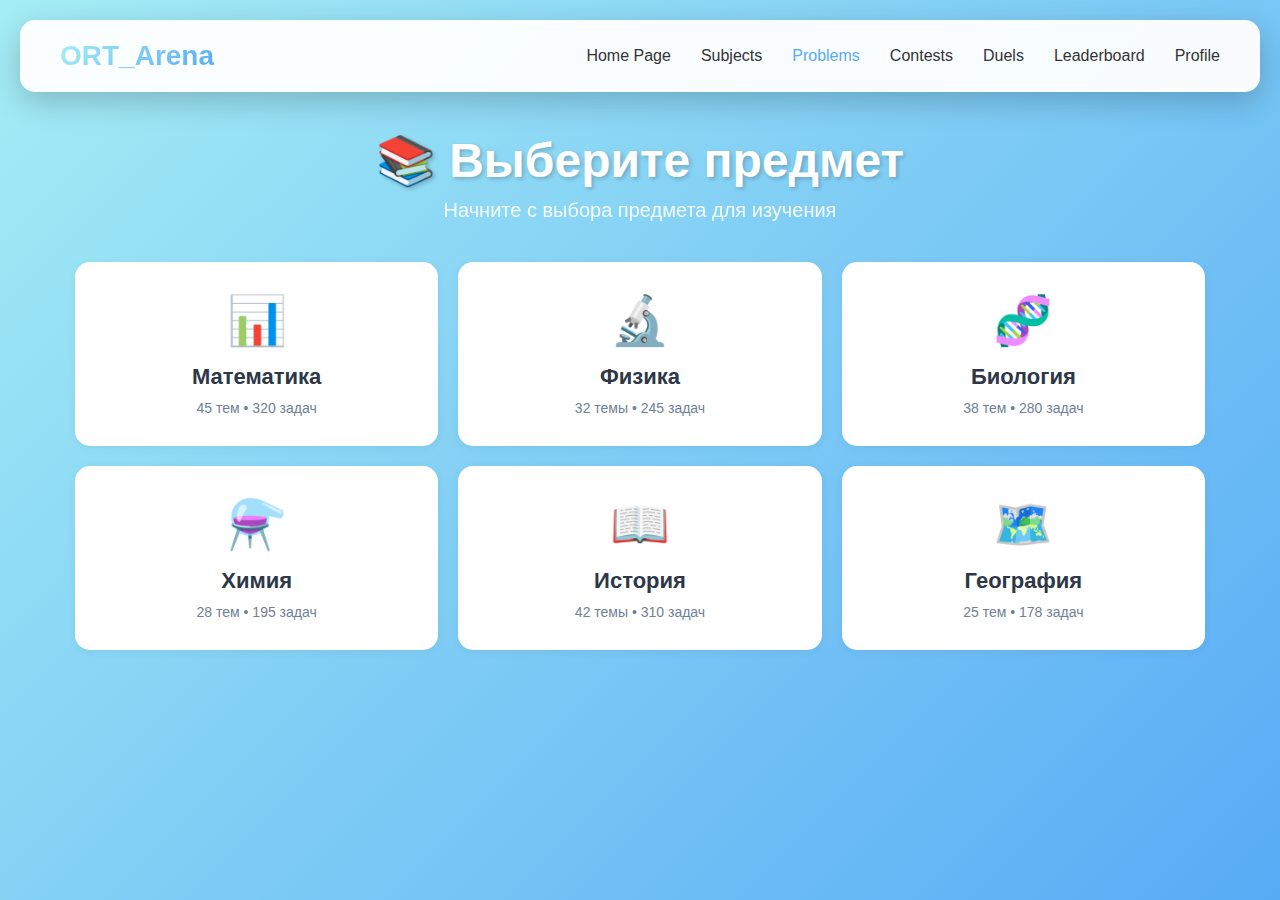
<file: frontEnd/problems.html>
<!DOCTYPE html>
<html lang="ru">
<head>
      <meta charset="UTF-8">
      <meta name="viewport" content="width=device-width, initial-scale=1.0">
      <title>Problems - ORT_Arena</title>
      <link href="https://fonts.googleapis.com/css2?family=Poppins:wght@300;400;500;600;700&display=swap" rel="stylesheet">
      <link rel="stylesheet" href="src/css/problems.css">
</head>
<body>
      <header class="header">
            <nav class="nav">
                  <div class="logo">ORT_Arena</div>
                  <ul class="nav-links">
                  <li><a href="home_page.html">Home Page</a></li>
                  <li><a href="subjects.html">Subjects</a></li>
                  <li><a href="problems.html" class="active">Problems</a></li>
                  <li><a href="contests.html">Contests</a></li>
                  <li><a href="duels.html" >Duels</a></li>
                  <li><a href="leaderboard.html">Leaderboard</a></li>
                  <li><a href="user_board.html">Profile</a></li>
                  </ul>
            </nav>
      </header>

      <div class="container">

            <div class="page-header">
                  <h1 id="pageTitle">📚 Выберите предмет</h1>
                  <p id="pageSubtitle">Начните с выбора предмета для изучения</p>
            </div>

            <!-- View 1: Subjects -->
            <div id="subjectsView" class="view active">
                  <div class="subjects-grid">
                  <div class="subject-card" onclick="showTopics('math')">
                        <div class="subject-icon">📊</div>
                        <div class="subject-name">Математика</div>
                        <div class="subject-count">45 тем • 320 задач</div>
                  </div>

                  <div class="subject-card" onclick="showTopics('physics')">
                        <div class="subject-icon">🔬</div>
                        <div class="subject-name">Физика</div>
                        <div class="subject-count">32 темы • 245 задач</div>
                  </div>

                  <div class="subject-card" onclick="showTopics('biology')">
                        <div class="subject-icon">🧬</div>
                        <div class="subject-name">Биология</div>
                        <div class="subject-count">38 тем • 280 задач</div>
                  </div>

                  <div class="subject-card" onclick="showTopics('chemistry')">
                        <div class="subject-icon">⚗️</div>
                        <div class="subject-name">Химия</div>
                        <div class="subject-count">28 тем • 195 задач</div>
                  </div>

                  <div class="subject-card" onclick="showTopics('history')">
                        <div class="subject-icon">📖</div>
                        <div class="subject-name">История</div>
                        <div class="subject-count">42 темы • 310 задач</div>
                  </div>

                  <div class="subject-card" onclick="showTopics('geography')">
                        <div class="subject-icon">🗺️</div>
                        <div class="subject-name">География</div>
                        <div class="subject-count">25 тем • 178 задач</div>
                  </div>
                  </div>
            </div>

            <!-- View 2: Topics -->
            <div id="topicsView" class="view">
                  <div class="topics-grid" id="topicsList"></div>
            </div>

            <!-- View 3: Problems -->
            <div id="problemsView" class="view">
                  <div class="filters">
                  <button class="filter-btn active" onclick="filterProblems('all')">Все</button>
                  <button class="filter-btn" onclick="filterProblems('easy')">Легкие</button>
                  <button class="filter-btn" onclick="filterProblems('medium')">Средние</button>
                  <button class="filter-btn" onclick="filterProblems('hard')">Сложные</button>
                  </div>
                  <div class="problems-list" id="problemsList"></div>
            </div>
      </div>

      <script>
            let currentSubject = '';
            let currentTopic = '';

            const subjects = {
                  math: {
                  name: 'Математика',
                  topics: {
                        algebra: { name: 'Алгебра', problems: 45 },
                        geometry: { name: 'Геометрия', problems: 38 },
                        calculus: { name: 'Математический анализ', problems: 32 },
                        statistics: { name: 'Статистика', problems: 25 }
                  }
                  },
                  physics: {
                  name: 'Физика',
                  topics: {
                        mechanics: { name: 'Механика', problems: 42 },
                        thermodynamics: { name: 'Термодинамика', problems: 35 },
                        electromagnetism: { name: 'Электромагнетизм', problems: 38 },
                        optics: { name: 'Оптика', problems: 28 }
                  }
                  },
                  biology: {
                  name: 'Биология',
                  topics: {
                        cells: { name: 'Клеточное строение', problems: 40 },
                        genetics: { name: 'Генетика', problems: 35 },
                        ecology: { name: 'Экология', problems: 32 },
                        evolution: { name: 'Эволюция', problems: 28 }
                  }
                  },
                  chemistry: {
                  name: 'Химия',
                  topics: {
                        organic: { name: 'Органическая химия', problems: 38 },
                        inorganic: { name: 'Неорганическая химия', problems: 42 },
                        physical: { name: 'Физическая химия', problems: 30 }
                  }
                  },
                  history: {
                  name: 'История',
                  topics: {
                        kyrgyzstan: { name: 'История Кыргызстана', problems: 55 },
                        world: { name: 'Всемирная история', problems: 48 },
                        ancient: { name: 'Древний мир', problems: 35 }
                  }
                  },
                  geography: {
                  name: 'География',
                  topics: {
                        physical: { name: 'Физическая география', problems: 40 },
                        economic: { name: 'Экономическая география', problems: 35 },
                        kyrgyzstan_geo: { name: 'География Кыргызстана', problems: 45 }
                  }
                  }
            };

            const problemsData = {
                  algebra: [
                  { title: 'Квадратные уравнения', description: 'Решите уравнение ax² + bx + c = 0', difficulty: 'medium', points: 50 },
                  { title: 'Системы линейных уравнений', description: 'Найдите решение системы двух уравнений', difficulty: 'easy', points: 30 },
                  { title: 'Неравенства', description: 'Решите квадратное неравенство', difficulty: 'hard', points: 80 },
                  { title: 'Функции и графики', description: 'Постройте график квадратичной функции', difficulty: 'medium', points: 45 }
                  ],
                  mechanics: [
                  { title: 'Законы Ньютона', description: 'Применение трех законов Ньютона', difficulty: 'easy', points: 30 },
                  { title: 'Закон сохранения энергии', description: 'Задачи на кинетическую и потенциальную энергию', difficulty: 'medium', points: 55 },
                  { title: 'Импульс и столкновения', description: 'Упругие и неупругие столкновения', difficulty: 'hard', points: 75 }
                  ],
                  cells: [
                  { title: 'Строение клетки', description: 'Органеллы и их функции', difficulty: 'easy', points: 25 },
                  { title: 'Деление клетки', description: 'Митоз и мейоз', difficulty: 'medium', points: 50 },
                  { title: 'Клеточный метаболизм', description: 'Фотосинтез и дыхание', difficulty: 'hard', points: 70 }
                  ]
            };

            function showSubjects() {
                  document.getElementById('subjectsView').classList.add('active');
                  document.getElementById('topicsView').classList.remove('active');
                  document.getElementById('problemsView').classList.remove('active');
                  
                  document.getElementById('pageTitle').textContent = '📚 Выберите предмет';
                  document.getElementById('pageSubtitle').textContent = 'Начните с выбора предмета для изучения';
                  document.getElementById('breadcrumb').innerHTML = '<a onclick="showSubjects()">Предметы</a>';
            }

            function showTopics(subject) {
                  currentSubject = subject;
                  const subjectData = subjects[subject];
                  
                  document.getElementById('subjectsView').classList.remove('active');
                  document.getElementById('topicsView').classList.add('active');
                  document.getElementById('problemsView').classList.remove('active');
                  
                  document.getElementById('pageTitle').textContent = subjectData.name;
                  document.getElementById('pageSubtitle').textContent = 'Выберите тему для практики';
                  document.getElementById('breadcrumb').innerHTML = `
                  <a onclick="showSubjects()">Предметы</a> 
                  <span>→</span> 
                  <span>${subjectData.name}</span>
                  `;
                  
                  const topicsList = document.getElementById('topicsList');
                  topicsList.innerHTML = '';
                  
                  for (let topicId in subjectData.topics) {
                  const topic = subjectData.topics[topicId];
                  topicsList.innerHTML += `
                        <div class="topic-card" onclick="showProblems('${topicId}')">
                              <div class="topic-info">
                              <h3>${topic.name}</h3>
                              <p>${topic.problems} задач доступно</p>
                              </div>
                              <div class="topic-arrow">→</div>
                        </div>
                  `;
                  }
            }

            function showProblems(topic) {
                  currentTopic = topic;
                  const subjectData = subjects[currentSubject];
                  const topicData = subjectData.topics[topic];
                  
                  document.getElementById('subjectsView').classList.remove('active');
                  document.getElementById('topicsView').classList.remove('active');
                  document.getElementById('problemsView').classList.add('active');
                  
                  document.getElementById('pageTitle').textContent = topicData.name;
                  document.getElementById('pageSubtitle').textContent = 'Решайте задачи и набирайте баллы';
                  document.getElementById('breadcrumb').innerHTML = `
                  <a onclick="showSubjects()">Предметы</a> 
                  <span>→</span> 
                  <a onclick="showTopics('${currentSubject}')">${subjectData.name}</a>
                  <span>→</span> 
                  <span>${topicData.name}</span>
                  `;
                  
                  renderProblems('all');
            }

            function renderProblems(difficulty) {
                  const problemsList = document.getElementById('problemsList');
                  const problems = problemsData[currentTopic] || [];
                  
                  problemsList.innerHTML = '';
                  
                  problems.forEach(problem => {
                  if (difficulty === 'all' || problem.difficulty === difficulty) {
                        problemsList.innerHTML += `
                              <div class="problem-card" data-difficulty="${problem.difficulty}">
                              <div class="problem-header">
                                    <div>
                                          <div class="problem-title">${problem.title}</div>
                                          <div class="problem-description">${problem.description}</div>
                                          <div class="problem-meta">⭐ +${problem.points} баллов</div>
                                    </div>
                                    <span class="difficulty ${problem.difficulty}">
                                          ${problem.difficulty === 'easy' ? 'Легкая' : problem.difficulty === 'medium' ? 'Средняя' : 'Сложная'}
                                    </span>
                              </div>
                              </div>
                        `;
                  }
                  });

                  if (problemsList.innerHTML === '') {
                  problemsList.innerHTML = '<p style="text-align: center; color: #718096;">Задачи для этой темы скоро появятся</p>';
                  }
            }

            function filterProblems(difficulty) {
                  const buttons = document.querySelectorAll('.filter-btn');
                  buttons.forEach(btn => btn.classList.remove('active'));
                  event.target.classList.add('active');
                  
                  renderProblems(difficulty);
            }
      </script>
</body>
</html>
</file>
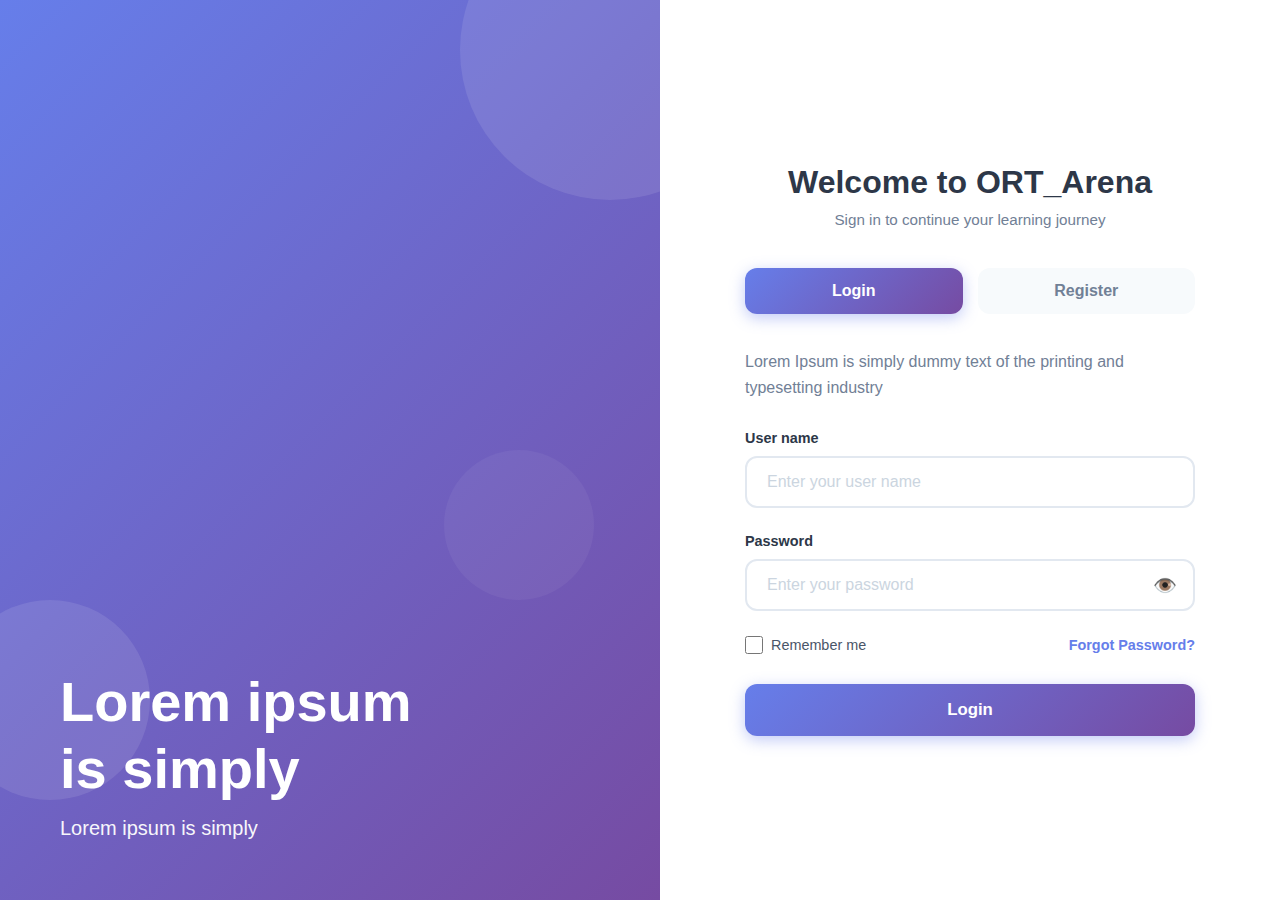
<file: frontEnd/registration.html>
<!DOCTYPE html>
<html lang="ru">
<head>
      <meta charset="UTF-8">
      <meta name="viewport" content="width=device-width, initial-scale=1.0">
      <link rel="stylesheet" href="src/css/registration.css">
      <title>Вход и Регистрация</title>
</head>
 <body>
      <!-- Login Page -->
      <div class="page active" id="loginPage">
            <div class="page-wrapper">
                  <div class="hero-section">
                  <div class="circle circle-1"></div>
                  <div class="circle circle-2"></div>
                  <div class="circle circle-3"></div>
                  <div class="hero-content">
                        <h1>Lorem ipsum<br>is simply</h1>
                        <p>Lorem ipsum is simply</p>
                  </div>
                  </div>

                  <div class="form-wrapper">
                  <div class="form-container">
                        <div class="logo">
                              <h2>Welcome to ORT_Arena</h2>
                              <p>Sign in to continue your learning journey</p>
                        </div>

                        <div class="tabs">
                              <button class="tab active">Login</button>
                              <button class="tab" onclick="switchToRegister()">Register</button>
                        </div>

                        <p class="form-description">
                              Lorem Ipsum is simply dummy text of the printing and typesetting industry
                        </p>

                        <form onsubmit="return false;">
                              <div class="input-group">
                              <label>User name</label>
                              <input type="text" placeholder="Enter your user name">
                              </div>

                              <div class="input-group">
                              <label>Password</label>
                              <div class="input-wrapper">
                                    <input type="password" id="loginPass" placeholder="Enter your password">
                                    <span class="password-toggle" onclick="togglePassword('loginPass')">👁️</span>
                              </div>
                              </div>

                              <div class="form-options">
                              <div class="checkbox-wrapper">
                                    <input type="checkbox" id="remember">
                                    <label for="remember">Remember me</label>
                              </div>
                              <a href="#" class="forgot-link">Forgot Password?</a>
                              </div>

                              <button type="submit" class="submit-btn">Login</button>
                        </form>
                  </div>
                  </div>
            </div>
      </div>

      <!-- Register Page -->
      <div class="page" id="registerPage">
            <div class="page-wrapper register-page">
                  <div class="hero-section register-bg">
                  <div class="circle circle-1"></div>
                  <div class="circle circle-2"></div>
                  <div class="circle circle-3"></div>
                  <div class="hero-content">
                        <h1>Lorem ipsum<br>is simply</h1>
                        <p>Lorem ipsum is simply</p>
                  </div>
                  </div>

                  <div class="form-wrapper">
                  <div class="form-container">
                        <div class="logo">
                              <h2>Welcome to ORT_Arena</h2>
                              <p>Create your account to get started</p>
                        </div>

                        <div class="tabs">
                              <button class="tab" onclick="switchToLogin()">Login</button>
                              <button class="tab active">Register</button>
                        </div>

                        <p class="form-description">
                              Lorem Ipsum is simply dummy text of the printing and typesetting industry
                        </p>

                        <form onsubmit="return false;">
                              <div class="input-group">
                              <label>Email Address</label>
                              <input type="email" placeholder="Enter your Email address">
                              </div>

                              <div class="input-group">
                              <label>User name</label>
                              <input type="text" placeholder="Enter your user name">
                              </div>

                              <div class="input-group">
                              <label>Password</label>
                              <div class="input-wrapper">
                                    <input type="password" id="registerPass" placeholder="Enter your password">
                                    <span class="password-toggle" onclick="togglePassword('registerPass')">👁️</span>
                              </div>
                              </div>

                              <button type="submit" class="submit-btn">Register</button>
                        </form>
                  </div>
                  </div>
            </div>
      </div>

      <script>
            function switchToRegister() {
                  document.getElementById('loginPage').classList.remove('active');
                  document.getElementById('registerPage').classList.add('active');
            }

            function switchToLogin() {
                  document.getElementById('registerPage').classList.remove('active');
                  document.getElementById('loginPage').classList.add('active');
            }

            function togglePassword(id) {
                  const input = document.getElementById(id);
                  input.type = input.type === 'password' ? 'text' : 'password';
            }
      </script>
</body>
</html>
</file>
<file: smbody.css>
@import url("https://fonts.googleapis.com/css2?family=Poppins:wght@300;400;500;600;700&display=swap");


* {
    margin: 0;
    padding: 0;
    box-sizing: border-box;
}

body {
    font-family: 'Poppins', sans-serif;
    font-weight: 400;
    line-height: 1.6;
}

a {
    text-decoration: none;
    color: inherit;
}

ul {
    list-style: none;
}

.container {
    max-width: 1170px;
    margin: 0 auto;
    padding: 0 20px;
}

/* Header */
header {
    background: linear-gradient(135deg, #667eea 0%, #764ba2 100%);
    padding: 20px 0;
    color: white;
}

header .container {
    display: flex;
    justify-content: space-between;
    align-items: center;
}

.logo {
    font-size: 24px;
    font-weight: 700;
}

header nav ul {
    display: flex;
    gap: 30px;
    align-items: center;
}

header nav ul li a {
    color: white;
    transition: opacity 0.3s;
}

header nav ul li a:hover {
    opacity: 0.8;
}

header nav ul li.btn a {
    background: white;
    color: #667eea;
    padding: 10px 25px;
    border-radius: 25px;
    font-weight: 500;
    transition: transform 0.3s;
}

header nav ul li.btn a:hover {
    transform: scale(1.05);
}

/* Hero Section */
.hero {
    background: linear-gradient(135deg, #667eea 0%, #764ba2 100%);
    min-height: 300px;
    color: white;
    padding: 110px 0;
    position: relative;
    overflow: hidden;
}

.hero .container {
    display: flex;
    align-items: center;
    justify-content: space-between;
    gap: 60px;
    position: relative;
    z-index: 2;
}

.hero--info {
    flex: 1;
    max-width: 500px;
}

.hero--info h1 {
    font-size: 52px;
    font-weight: 700;
    margin-bottom: 20px;
    line-height: 1.2;
}

.hero--info p {
    font-size: 20px;
    margin-bottom: 30px;
    opacity: 0.9;
}

.hero--info button {
    background: white;
    color: #667eea;
    border: none;
    padding: 15px 40px;
    border-radius: 30px;
    font-size: 16px;
    font-weight: 600;
    cursor: pointer;
    transition: transform 0.3s, box-shadow 0.3s;
}

.hero--info button:hover {
    transform: translateY(-2px);
    box-shadow: 0 10px 20px rgba(0,0,0,0.2);
}

.image-container {
    flex: 0 0 auto;
    max-width: 500px;
    position: relative;
}

.image-container img {
    width: 100%;
    max-height: 500px;
    object-fit: contain;
    object-position: bottom;
    display: block;
    object-fit: contain;
}


/* base-information */
.base-container{
    max-width: 1140px;
    margin: 0 auto;
    padding: 0 20px;
    padding-top: 50px;
    display: flex;              
    justify-content: center;   
    align-items: center;       
    text-align: center; 
}


/* Footer */
.footer {
    background-color: #24262b;
    padding: 70px 0 30px;
}

.links {
    display: flex;
    flex-wrap: wrap;
    gap: 40px;
}

.links_menu {
    flex: 1;
    min-width: 200px;
}

.links_menu h4 {
    font-size: 18px;
    color: #ffffff;
    text-transform: capitalize;
    margin-bottom: 35px;
    font-weight: 500;
    position: relative;
    padding-bottom: 10px;
}

.links_menu h4::before {
    content: '';
    position: absolute;
    left: 0;
    bottom: 0;
    background-color: #e91e63;
    height: 2px;
    width: 50px;
}

.links_menu ul li {
    margin-bottom: 10px;
}

.links_menu ul li a {
    font-size: 16px;
    color: #bbbbbb;
    transition: all 0.3s ease;
    display: inline-block;
}

.links_menu ul li a:hover {
    color: #ffffff;
    padding-left: 8px;
}

.social-links {
    display: flex;
    gap: 10px;
    flex-wrap: wrap;
}

.social-links a {
    display: inline-flex;
    align-items: center;
    justify-content: center;
    height: 40px;
    width: 40px;
    background-color: rgba(255,255,255,0.2);
    border-radius: 50%;
    color: #ffffff;
    transition: all 0.3s ease;
}

.social-links a:hover {
    color: #24262b;
    background-color: #ffffff;
    transform: translateY(-3px);
}

/* Mobile */
@media(max-width: 768px) {
    header nav ul {
        flex-wrap: wrap;
        gap: 15px;
    }

    .hero .container {
        flex-direction: column;
        text-align: center;
    }

    .hero--info h1 {
        font-size: 32px;
    }

    .image-container {
        max-width: 400px;
    }

    .links_menu {
        min-width: 45%;
    }
}

@media(max-width: 574px) {
    .links_menu {
        min-width: 100%;
    }

    header nav ul {
        flex-direction: column;
    }
}
</file>
<file: frontEnd/src/css/contests.css>
* {
      margin: 0;
      padding: 0;
      box-sizing: border-box;
}

body {
      font-family: 'Segoe UI', Tahoma, Geneva, Verdana, sans-serif;
      background: linear-gradient(135deg, #1e3c72 0%, #2a5298 100%);
      min-height: 100vh;
      padding: 20px;
}

.header {
      background: rgba(255, 255, 255, 0.95);
      padding: 20px 40px;
      border-radius: 15px;
      margin-bottom: 30px;
      box-shadow: 0 10px 30px rgba(0, 0, 0, 0.2);
}

.nav {
      display: flex;
      justify-content: space-between;
      align-items: center;
}


.logo {
      font-size: 1.5rem;
      font-weight: 700;
      background: linear-gradient(135deg, #667eea 0%, #764ba2 100%);
      -webkit-background-clip: text;
      -webkit-text-fill-color: transparent;
      background-clip: text;
}

.nav-links {
      display: flex;
      list-style: none;
      gap: 30px;
}

.nav-links a {
      text-decoration: none;
      color: #333;
      font-weight: 500;
      transition: color 0.3s;
}

.nav-links a:hover, .nav-links a.active {
      color: #1e3c72;
}

.container {
      max-width: 1200px;
      margin: 0 auto;
}

.page-header {
      text-align: center;
      color: white;
      margin-bottom: 40px;
}

.page-header h1 {
      font-size: 48px;
      margin-bottom: 10px;
      text-shadow: 2px 2px 4px rgba(0, 0, 0, 0.2);
}

.page-header p {
      font-size: 20px;
      opacity: 0.9;
}

.tabs {
      display: flex;
      gap: 15px;
      margin-bottom: 30px;
      flex-wrap: wrap;
}

.tab-btn {
      padding: 15px 30px;
      border: none;
      border-radius: 25px;
      background: rgba(255, 255, 255, 0.2);
      color: white;
      font-size: 16px;
      font-weight: 600;
      cursor: pointer;
      transition: all 0.3s;
      backdrop-filter: blur(10px);
}

.tab-btn:hover, .tab-btn.active {
      background: white;
      color: #1e3c72;
      transform: translateY(-2px);
      box-shadow: 0 5px 15px rgba(0, 0, 0, 0.2);
}

.contests-section {
      display: none;
}

.contests-section.active {
      display: block;
}

.contest-card {
      background: white;
      border-radius: 20px;
      padding: 30px;
      margin-bottom: 25px;
      box-shadow: 0 10px 30px rgba(0, 0, 0, 0.15);
      transition: transform 0.3s, box-shadow 0.3s;
      position: relative;
      overflow: hidden;
}

.contest-card:hover {
      transform: translateY(-5px);
      box-shadow: 0 15px 40px rgba(0, 0, 0, 0.25);
}

.contest-type-badge {
      position: absolute;
      top: 20px;
      right: 20px;
      padding: 8px 20px;
      border-radius: 20px;
      font-size: 13px;
      font-weight: 600;
      text-transform: uppercase;
}

.badge-official {
      background: linear-gradient(135deg, #f093fb 0%, #f5576c 100%);
      color: white;
}

.badge-training {
      background: linear-gradient(135deg, #4facfe 0%, #00f2fe 100%);
      color: white;
}

.contest-header {
      display: flex;
      align-items: flex-start;
      gap: 20px;
      margin-bottom: 20px;
}

.contest-icon {
      width: 70px;
      height: 70px;
      border-radius: 15px;
      background: linear-gradient(135deg, #1e3c72 0%, #2a5298 100%);
      display: flex;
      align-items: center;
      justify-content: center;
      font-size: 35px;
      flex-shrink: 0;
}

.contest-info {
      flex: 1;
}

.contest-title {
      font-size: 24px;
      font-weight: bold;
      color: #333;
      margin-bottom: 8px;
}

.contest-subject {
      color: #666;
      font-size: 16px;
      margin-bottom: 5px;
}

.contest-description {
      color: #888;
      font-size: 14px;
      line-height: 1.6;
}

.contest-meta {
      display: grid;
      grid-template-columns: repeat(auto-fit, minmax(150px, 1fr));
      gap: 20px;
      margin: 20px 0;
      padding: 20px;
      background: #f8f9fa;
      border-radius: 12px;
}

.meta-item {
      display: flex;
      align-items: center;
      gap: 10px;
}

.meta-icon {
      font-size: 24px;
}

.meta-content {
      display: flex;
      flex-direction: column;
}

.meta-label {
      font-size: 12px;
      color: #888;
      text-transform: uppercase;
}

.meta-value {
      font-size: 16px;
      font-weight: 600;
      color: #333;
}

.contest-status {
      display: flex;
      align-items: center;
      justify-content: space-between;
      margin-top: 20px;
      padding-top: 20px;
      border-top: 1px solid #eee;
}

.status-info {
      display: flex;
      align-items: center;
      gap: 10px;
}

.status-dot {
      width: 12px;
      height: 12px;
      border-radius: 50%;
      animation: pulse 2s infinite;
}

.status-upcoming {
      background: #ffc107;
}

.status-active {
      background: #4caf50;
}

.status-finished {
      background: #9e9e9e;
}

@keyframes pulse {
      0%, 100% { opacity: 1; }
      50% { opacity: 0.5; }
}

.status-text {
      font-weight: 600;
      color: #333;
}

.contest-actions {
      display: flex;
      gap: 10px;
}

.btn {
      padding: 12px 25px;
      border: none;
      border-radius: 25px;
      font-size: 15px;
      font-weight: 600;
      cursor: pointer;
      transition: all 0.3s;
      text-decoration: none;
      display: inline-block;
}

.btn-primary {
      background: linear-gradient(135deg, #1e3c72 0%, #2a5298 100%);
      color: white;
}

.btn-primary:hover {
      transform: translateY(-2px);
      box-shadow: 0 5px 15px rgba(30, 60, 114, 0.4);
}

.btn-secondary {
      background: transparent;
      color: #1e3c72;
      border: 2px solid #1e3c72;
}

.btn-secondary:hover {
      background: #1e3c72;
      color: white;
}

.btn:disabled {
      opacity: 0.5;
      cursor: not-allowed;
}

.participants-avatars {
      display: flex;
      align-items: center;
      margin-top: 15px;
}

.avatar {
      width: 35px;
      height: 35px;
      border-radius: 50%;
      background: linear-gradient(135deg, #667eea 0%, #764ba2 100%);
      color: white;
      display: flex;
      align-items: center;
      justify-content: center;
      font-size: 14px;
      font-weight: 600;
      margin-left: -10px;
      border: 3px solid white;
      box-shadow: 0 2px 5px rgba(0, 0, 0, 0.1);
}

.avatar:first-child {
      margin-left: 0;
}

.more-participants {
      margin-left: 10px;
      color: #666;
      font-size: 14px;
}

.empty-state {
      text-align: center;
      padding: 60px 20px;
      color: white;
}

.empty-state-icon {
      font-size: 80px;
      margin-bottom: 20px;
}

.empty-state h3 {
      font-size: 24px;
      margin-bottom: 10px;
}

.empty-state p {
      font-size: 16px;
      opacity: 0.8;
}

@media (max-width: 768px) {
      .nav-links {
      display: none;
      }

      .page-header h1 {
      font-size: 32px;
      }

      .contest-header {
      flex-direction: column;
      }

      .contest-meta {
      grid-template-columns: 1fr;
      }

      .contest-actions {
      flex-direction: column;
      }

      .btn {
      width: 100%;
      text-align: center;
      }
}
</file>
<file: frontEnd/src/css/duels.css>
* {
      margin: 0;
      padding: 0;
      box-sizing: border-box;
}

body {
      font-family: 'Segoe UI', Tahoma, Geneva, Verdana, sans-serif;
      background: linear-gradient(135deg, #f093fb 0%, #f5576c 100%);
      min-height: 100vh;
      padding: 20px;
}

.header {
      background: rgba(255, 255, 255, 0.95);
      padding: 20px 40px;
      border-radius: 15px;
      margin-bottom: 30px;
      box-shadow: 0 10px 30px rgba(0, 0, 0, 0.2);
}

.nav {
      display: flex;
      justify-content: space-between;
      align-items: center;
}

.logo {
      display: inline-block;
      font-size: 28px;
      font-weight: bold;
      background: linear-gradient(135deg, #f093fb 0%, #f5576c 100%);
      -webkit-background-clip: text;
      -webkit-text-fill-color: transparent;
      background-clip: text;
      color: transparent;
}

.nav-links {
      display: flex;
      list-style: none;
      gap: 30px;
}

.nav-links a {
      text-decoration: none;
      color: #333;
      font-weight: 500;
      transition: color 0.3s;
}

.nav-links a:hover, .nav-links a.active {
      color: #f5576c;
}

.container {
      max-width: 1200px;
      margin: 0 auto;
}

.page-header {
      text-align: center;
      color: white;
      margin-bottom: 40px;
}

.page-header h1 {
      font-size: 48px;
      margin-bottom: 10px;
      text-shadow: 2px 2px 4px rgba(0, 0, 0, 0.2);
}

.page-header p {
      font-size: 20px;
      opacity: 0.9;
}

.action-card {
      background: white;
      border-radius: 20px;
      padding: 40px;
      margin-bottom: 30px;
      box-shadow: 0 10px 30px rgba(0, 0, 0, 0.15);
      text-align: center;
}

.action-card h2 {
      font-size: 28px;
      color: #333;
      margin-bottom: 15px;
}

.action-card p {
      color: #666;
      font-size: 16px;
      margin-bottom: 25px;
}

.btn {
      padding: 15px 40px;
      border: none;
      border-radius: 25px;
      font-size: 16px;
      font-weight: 600;
      cursor: pointer;
      transition: all 0.3s;
      text-decoration: none;
      display: inline-block;
}

.btn-primary {
      background: linear-gradient(135deg, #f093fb 0%, #f5576c 100%);
      color: white;
}

.btn-primary:hover {
      transform: translateY(-3px);
      box-shadow: 0 10px 25px rgba(245, 87, 108, 0.4);
}

.btn-secondary {
      background: transparent;
      color: #f5576c;
      border: 2px solid #f5576c;
}

.btn-secondary:hover {
      background: #f5576c;
      color: white;
}

.btn-success {
      background: linear-gradient(135deg, #11998e 0%, #38ef7d 100%);
      color: white;
}

.btn-danger {
      background: linear-gradient(135deg, #eb3349 0%, #f45c43 100%);
      color: white;
}

.tabs {
      display: flex;
      gap: 15px;
      margin-bottom: 30px;
      flex-wrap: wrap;
}

.tab-btn {
      padding: 15px 30px;
      border: none;
      border-radius: 25px;
      background: rgba(255, 255, 255, 0.3);
      color: white;
      font-size: 16px;
      font-weight: 600;
      cursor: pointer;
      transition: all 0.3s;
      backdrop-filter: blur(10px);
}

.tab-btn:hover, .tab-btn.active {
      background: white;
      color: #f5576c;
      transform: translateY(-2px);
      box-shadow: 0 5px 15px rgba(0, 0, 0, 0.2);
}

.duels-section {
      display: none;
}

.duels-section.active {
      display: block;
}

.duel-card {
      background: white;
      border-radius: 20px;
      padding: 30px;
      margin-bottom: 20px;
      box-shadow: 0 10px 30px rgba(0, 0, 0, 0.1);
      transition: transform 0.3s;
}

.duel-card:hover {
      transform: translateY(-5px);
}

.duel-header {
      display: flex;
      justify-content: space-between;
      align-items: center;
      margin-bottom: 25px;
}

.duel-status-badge {
      padding: 8px 20px;
      border-radius: 20px;
      font-size: 13px;
      font-weight: 600;
      text-transform: uppercase;
}

.status-pending {
      background: linear-gradient(135deg, #ffc107 0%, #ff9800 100%);
      color: white;
}

.status-accepted {
      background: linear-gradient(135deg, #4caf50 0%, #8bc34a 100%);
      color: white;
}

.status-in-progress {
      background: linear-gradient(135deg, #2196f3 0%, #03a9f4 100%);
      color: white;
}

.status-finished {
      background: linear-gradient(135deg, #9e9e9e 0%, #607d8b 100%);
      color: white;
}

.duel-players {
      display: flex;
      align-items: center;
      justify-content: space-between;
      gap: 30px;
      margin-bottom: 25px;
}

.player {
      flex: 1;
      text-align: center;
}

.player-avatar {
      width: 80px;
      height: 80px;
      border-radius: 50%;
      background: linear-gradient(135deg, #667eea 0%, #764ba2 100%);
      color: white;
      display: flex;
      align-items: center;
      justify-content: center;
      font-size: 32px;
      font-weight: bold;
      margin: 0 auto 15px;
      box-shadow: 0 5px 15px rgba(0, 0, 0, 0.2);
}

.player-name {
      font-size: 18px;
      font-weight: 600;
      color: #333;
      margin-bottom: 5px;
}

.player-rating {
      color: #666;
      font-size: 14px;
}

.vs-icon {
      font-size: 32px;
      color: #f5576c;
      font-weight: bold;
}

.duel-info {
      background: #f8f9fa;
      border-radius: 12px;
      padding: 20px;
      margin-bottom: 20px;
}

.info-row {
      display: flex;
      justify-content: space-between;
      margin-bottom: 10px;
}

.info-row:last-child {
      margin-bottom: 0;
}

.info-label {
      color: #666;
      font-size: 14px;
}

.info-value {
      color: #333;
      font-weight: 600;
      font-size: 14px;
}

.duel-actions {
      display: flex;
      gap: 10px;
      justify-content: center;
}

.modal {
      display: none;
      position: fixed;
      top: 0;
      left: 0;
      width: 100%;
      height: 100%;
      background: rgba(0, 0, 0, 0.7);
      z-index: 1000;
      align-items: center;
      justify-content: center;
}

.modal.active {
      display: flex;
}

.modal-content {
      background: white;
      border-radius: 20px;
      padding: 40px;
      max-width: 500px;
      width: 90%;
      box-shadow: 0 20px 60px rgba(0, 0, 0, 0.3);
}

.modal-header {
      font-size: 24px;
      font-weight: bold;
      color: #333;
      margin-bottom: 20px;
      text-align: center;
}

.form-group {
      margin-bottom: 20px;
}

.form-label {
      display: block;
      color: #666;
      font-size: 14px;
      font-weight: 600;
      margin-bottom: 8px;
}

.form-input {
      width: 100%;
      padding: 12px 20px;
      border: 2px solid #eee;
      border-radius: 12px;
      font-size: 16px;
      transition: border 0.3s;
}

.form-input:focus {
      outline: none;
      border-color: #f5576c;
}

.user-suggestions {
      max-height: 200px;
      overflow-y: auto;
      border: 2px solid #eee;
      border-radius: 12px;
      margin-top: 10px;
}

.user-suggestion {
      padding: 12px 20px;
      cursor: pointer;
      transition: background 0.2s;
      display: flex;
      align-items: center;
      gap: 10px;
}

.user-suggestion:hover {
      background: #f8f9fa;
}

.suggestion-avatar {
      width: 40px;
      height: 40px;
      border-radius: 50%;
      background: linear-gradient(135deg, #667eea 0%, #764ba2 100%);
      color: white;
      display: flex;
      align-items: center;
      justify-content: center;
      font-weight: bold;
}

.empty-state {
      text-align: center;
      padding: 60px 20px;
      color: white;
}

.empty-state-icon {
      font-size: 80px;
      margin-bottom: 20px;
}

@media (max-width: 768px) {
      .nav-links {
      display: none;
      }

      .page-header h1 {
      font-size: 32px;
      }

      .duel-players {
      flex-direction: column;
      gap: 15px;
      }

      .vs-icon {
      transform: rotate(90deg);
      }

      .duel-actions {
      flex-direction: column;
      }

      .btn {
      width: 100%;
      }
}
</file>
<file: frontEnd/src/css/dashboard.css>
* {
      margin: 0;
      padding: 0;
      box-sizing: border-box;
}

body {
      font-family: 'Segoe UI', Tahoma, Geneva, Verdana, sans-serif;
      background: #f8f9fa;
      color: #2d3748;
}

/* Header */
.header {
      background: white;
      padding: 0 40px;
      box-shadow: 0 2px 10px rgba(0,0,0,0.05);
      position: sticky;
      top: 0;
      z-index: 100;
}

.nav {
      display: flex;
      align-items: center;
      justify-content: space-between;
      max-width: 1400px;
      margin: 0 auto;
      height: 70px;
}

.logo {
      font-size: 1.5rem;
      font-weight: 700;
      background: linear-gradient(135deg, #667eea 0%, #764ba2 100%);
      -webkit-background-clip: text;
      -webkit-text-fill-color: transparent;
      background-clip: text;
}

.nav-links {
      display: flex;
      gap: 30px;
      list-style: none;
}

.nav-links a {
      text-decoration: none;
      color: #4a5568;
      font-weight: 500;
      transition: color 0.3s;
}

.nav-links a:hover,
.nav-links a.active {
      color: #667eea;
}

.user-section {
      display: flex;
      align-items: center;
      gap: 20px;
}

.notifications {
      position: relative;
      cursor: pointer;
      font-size: 1.3rem;
}

.notif-badge {
      position: absolute;
      top: -5px;
      right: -5px;
      background: #f56565;
      color: white;
      border-radius: 50%;
      width: 18px;
      height: 18px;
      font-size: 0.7rem;
      display: flex;
      align-items: center;
      justify-content: center;
}


/* Main Content */
.container {
      max-width: 1400px;
      margin: 0 auto;
      padding: 40px;
}

.welcome-section {
      margin-bottom: 40px;
}

.welcome-section h1 {
      font-size: 2rem;
      margin-bottom: 10px;
}

.welcome-section p {
      color: #718096;
      font-size: 1.05rem;
}

/* Stats Cards */
.stats-grid {
      display: grid;
      grid-template-columns: repeat(auto-fit, minmax(250px, 1fr));
      gap: 25px;
      margin-bottom: 40px;
}

.stat-card {
      background: white;
      padding: 25px;
      border-radius: 16px;
      box-shadow: 0 2px 10px rgba(0,0,0,0.05);
      transition: transform 0.3s, box-shadow 0.3s;
}

.stat-card:hover {
      transform: translateY(-5px);
      box-shadow: 0 8px 25px rgba(0,0,0,0.1);
}

.stat-header {
      display: flex;
      align-items: center;
      justify-content: space-between;
      margin-bottom: 15px;
}

.stat-icon {
      width: 50px;
      height: 50px;
      border-radius: 12px;
      display: flex;
      align-items: center;
      justify-content: center;
      font-size: 1.5rem;
}

.icon-purple { background: linear-gradient(135deg, #667eea 0%, #764ba2 100%); }
.icon-green { background: linear-gradient(135deg, #48bb78 0%, #38a169 100%); }
.icon-orange { background: linear-gradient(135deg, #ed8936 0%, #dd6b20 100%); }
.icon-blue { background: linear-gradient(135deg, #4299e1 0%, #3182ce 100%); }

.stat-value {
      font-size: 2rem;
      font-weight: 700;
      margin-bottom: 5px;
}

.stat-label {
      color: #718096;
      font-size: 0.9rem;
}

.stat-change {
      font-size: 0.85rem;
      color: #48bb78;
      margin-top: 8px;
}

/* Main Grid */
.main-grid {
      display: grid;
      grid-template-columns: 2fr 1fr;
      gap: 30px;
      margin-bottom: 40px;
}

.card {
      background: white;
      padding: 30px;
      border-radius: 16px;
      box-shadow: 0 2px 10px rgba(0,0,0,0.05);
}

.card-header {
      display: flex;
      justify-content: space-between;
      align-items: center;
      margin-bottom: 25px;
}

.card-title {
      font-size: 1.25rem;
      font-weight: 600;
}

.view-all {
      color: #667eea;
      text-decoration: none;
      font-size: 0.9rem;
      font-weight: 600;
}

/* Progress Chart */
.progress-chart {
      margin-top: 20px;
}

.progress-item {
      margin-bottom: 20px;
}

.progress-header {
      display: flex;
      justify-content: space-between;
      margin-bottom: 8px;
}

.progress-label {
      font-weight: 500;
}

.progress-percent {
      color: #718096;
      font-size: 0.9rem;
}

.progress-bar {
      height: 8px;
      background: #e2e8f0;
      border-radius: 10px;
      overflow: hidden;
}

.progress-fill {
      height: 100%;
      border-radius: 10px;
      transition: width 0.3s;
}

.fill-purple { background: linear-gradient(90deg, #667eea 0%, #764ba2 100%); }
.fill-green { background: linear-gradient(90deg, #48bb78 0%, #38a169 100%); }
.fill-orange { background: linear-gradient(90deg, #ed8936 0%, #dd6b20 100%); }
.fill-blue { background: linear-gradient(90deg, #4299e1 0%, #3182ce 100%); }

/* Recommended Problems */
.problem-item {
      padding: 20px;
      border: 2px solid #e2e8f0;
      border-radius: 12px;
      margin-bottom: 15px;
      transition: all 0.3s;
      cursor: pointer;
}

.problem-item:hover {
      border-color: #667eea;
      background: #f7fafc;
}

.problem-header {
      display: flex;
      justify-content: space-between;
      align-items: center;
      margin-bottom: 10px;
}

.problem-title {
      font-weight: 600;
      font-size: 1.05rem;
}

.difficulty {
      padding: 4px 12px;
      border-radius: 20px;
      font-size: 0.8rem;
      font-weight: 600;
}

.easy { background: #c6f6d5; color: #22543d; }
.medium { background: #fed7aa; color: #7c2d12; }
.hard { background: #fed7d7; color: #742a2a; }

.problem-tags {
      display: flex;
      gap: 8px;
      flex-wrap: wrap;
}

.tag {
      padding: 4px 10px;
      background: #edf2f7;
      border-radius: 6px;
      font-size: 0.8rem;
      color: #4a5568;
}

/* Upcoming Contests */
.contest-item {
      padding: 20px;
      background: linear-gradient(135deg, #667eea 0%, #764ba2 100%);
      border-radius: 12px;
      color: white;
      margin-bottom: 15px;
}

.contest-date {
      font-size: 0.85rem;
      opacity: 0.9;
      margin-bottom: 8px;
}

.contest-title {
      font-size: 1.1rem;
      font-weight: 600;
      margin-bottom: 10px;
}

.contest-meta {
      display: flex;
      gap: 15px;
      font-size: 0.9rem;
      opacity: 0.9;
}

/* Leaderboard */
.leaderboard-item {
      display: flex;
      align-items: center;
      padding: 15px;
      border-bottom: 1px solid #e2e8f0;
}

.leaderboard-item:last-child {
      border-bottom: none;
}

.rank {
      width: 40px;
      height: 40px;
      border-radius: 50%;
      background: #edf2f7;
      display: flex;
      align-items: center;
      justify-content: center;
      font-weight: 700;
      margin-right: 15px;
}

.rank.top {
      background: linear-gradient(135deg, #ffd700 0%, #ffed4e 100%);
      color: #744210;
}

.user-info {
      flex: 1;
}

.user-name {
      font-weight: 600;
      margin-bottom: 3px;
}

.user-solved {
      font-size: 0.85rem;
      color: #718096;
}

.user-rating {
      font-weight: 700;
      color: #667eea;
}

/* Mobile Responsive */
@media (max-width: 1024px) {
      .main-grid {
      grid-template-columns: 1fr;
      }

      .nav-links {
      display: none;
      }

      .container {
      padding: 20px;
      }
}

@media (max-width: 640px) {
      .header {
      padding: 0 20px;
      }

      .stats-grid {
      grid-template-columns: 1fr;
      }

      .welcome-section h1 {
      font-size: 1.5rem;
      }
}
</file>
<file: frontEnd/src/css/problems.css>
* {
      margin: 0;
      padding: 0;
      box-sizing: border-box;
}

body {
      font-family: 'Segoe UI', Tahoma, Geneva, Verdana, sans-serif;
      background: linear-gradient(135deg, #a5edf5 0%, #57abf5 100%);
      min-height: 100vh;
      padding: 20px;
}
.header {
      background: rgba(255, 255, 255, 0.95);
      padding: 20px 40px;
      border-radius: 15px;
      margin-bottom: 30px;
      box-shadow: 0 10px 30px rgba(0, 0, 0, 0.2);
}

.nav {
      display: flex;
      justify-content: space-between;
      align-items: center;
}

.logo {
      display: inline-block;
      font-size: 28px;
      font-weight: bold;
      background: linear-gradient(135deg, #a5edf5 0%, #57abf5 100%);
      -webkit-background-clip: text;
      -webkit-text-fill-color: transparent;
      background-clip: text;
      color: transparent;
}

.nav-links {
      display: flex;
      list-style: none;
      gap: 30px;
}

.nav-links a {
      text-decoration: none;
      color: #333;
      font-weight: 500;
      transition: color 0.3s;
}

.nav-links a:hover, .nav-links a.active {
      color: #57abf5;
}


.container {
      max-width: 1170px;
      margin: 40px auto;
      padding: 0 20px;
}

.page-header {
      text-align: center;
      color: white;
      margin-bottom: 40px;
}

.page-header h1 {
      font-size: 48px;
      margin-bottom: 10px;
      text-shadow: 2px 2px 4px rgba(0, 0, 0, 0.2);
}

.page-header p {
      font-size: 20px;
      opacity: 0.9;
}

.view {
      display: none;
}

.view.active {
      display: block;
}

/* Subject Cards */
.subjects-grid {
      display: grid;
      grid-template-columns: repeat(auto-fill, minmax(280px, 1fr));
      gap: 20px;
}

.subject-card {
      background: white;
      border-radius: 15px;
      padding: 30px;
      text-align: center;
      cursor: pointer;
      transition: all 0.3s;
      box-shadow: 0 2px 10px rgba(0,0,0,0.05);
}

.subject-card:hover {
      transform: translateY(-5px);
      box-shadow: 0 8px 25px rgba(0,0,0,0.12);
}

.subject-icon {
      font-size: 48px;
      margin-bottom: 15px;
}

.subject-name {
      font-size: 22px;
      font-weight: 600;
      color: #2d3748;
      margin-bottom: 10px;
}

.subject-count {
      color: #718096;
      font-size: 14px;
}

/* Topic Cards */
.topics-grid {
      display: grid;
      gap: 15px;
}

.topic-card {
      background: white;
      border-radius: 12px;
      padding: 20px 25px;
      cursor: pointer;
      transition: all 0.3s;
      box-shadow: 0 2px 8px rgba(0,0,0,0.05);
      display: flex;
      justify-content: space-between;
      align-items: center;
}

.topic-card:hover {
      transform: translateX(5px);
      box-shadow: 0 4px 15px rgba(0,0,0,0.1);
}

.topic-info h3 {
      font-size: 18px;
      color: #2d3748;
      margin-bottom: 5px;
}

.topic-info p {
      color: #718096;
      font-size: 14px;
}

.topic-arrow {
      color: #667eea;
      font-size: 24px;
}

/* Problems */
.filters {
      display: flex;
      gap: 15px;
      margin-bottom: 25px;
      flex-wrap: wrap;
}

.filter-btn {
      background: white;
      border: 2px solid #e2e8f0;
      padding: 10px 20px;
      border-radius: 20px;
      cursor: pointer;
      font-weight: 500;
      color: #4a5568;
      transition: all 0.3s;
}

.filter-btn:hover {
      border-color: #667eea;
      color: #667eea;
}

.filter-btn.active {
      background: #667eea;
      color: white;
      border-color: #667eea;
}

.problems-list {
      display: grid;
      gap: 20px;
}

.problem-card {
      background: white;
      border-radius: 12px;
      padding: 25px;
      box-shadow: 0 2px 10px rgba(0,0,0,0.05);
      transition: all 0.3s;
      cursor: pointer;
}

.problem-card:hover {
      transform: translateY(-3px);
      box-shadow: 0 5px 20px rgba(0,0,0,0.1);
}

.problem-header {
      display: flex;
      justify-content: space-between;
      align-items: flex-start;
      margin-bottom: 15px;
}

.problem-title {
      font-size: 20px;
      font-weight: 600;
      color: #2d3748;
      margin-bottom: 8px;
}

.problem-description {
      color: #718096;
      font-size: 14px;
      margin-bottom: 10px;
}

.difficulty {
      padding: 6px 15px;
      border-radius: 15px;
      font-size: 12px;
      font-weight: 600;
      text-transform: uppercase;
}

.difficulty.easy {
      background: #d4f4dd;
      color: #0e7c3a;
}

.difficulty.medium {
      background: #fff4cc;
      color: #996500;
}

.difficulty.hard {
      background: #ffe0e0;
      color: #c41e3a;
}

.problem-meta {
      color: #718096;
      font-size: 14px;
}

@media(max-width: 768px) {
      .subjects-grid {
      grid-template-columns: 1fr;
      }

      .problem-header {
      flex-direction: column;
      gap: 10px;
      }
}
</file>
<file: frontEnd/src/css/registration.css>
* {
      margin: 0;
      padding: 0;
      box-sizing: border-box;
}

body {
      font-family: 'Segoe UI', Tahoma, Geneva, Verdana, sans-serif;
      background: #f8f9fa;
      overflow-x: hidden;
}

.page-wrapper {
      display: flex;
      min-height: 100vh;
      align-items: stretch;
}

/* Image Section */
.hero-section {
      flex: 1;
      position: relative;
      overflow: hidden;
      background: linear-gradient(135deg, #667eea 0%, #764ba2 100%);
      display: flex;
      align-items: flex-end;
      padding: 60px;
}

.hero-section.register-bg {
      background: linear-gradient(135deg, #f093fb 0%, #f5576c 100%);
}

.hero-image {
      position: absolute;
      top: 0;
      left: 0;
      width: 100%;
      height: 100%;
      object-fit: cover;
      opacity: 0.15;
}

.hero-content {
      position: relative;
      z-index: 2;
      color: white;
}

.hero-content h1 {
      font-size: 3.5rem;
      font-weight: 700;
      margin-bottom: 15px;
      line-height: 1.2;
}

.hero-content p {
      font-size: 1.25rem;
      opacity: 0.95;
      font-weight: 300;
}

/* Decorative circles */
.circle {
      position: absolute;
      border-radius: 50%;
      background: rgba(255, 255, 255, 0.1);
}

.circle-1 {
      width: 300px;
      height: 300px;
      top: -100px;
      right: -100px;
}

.circle-2 {
      width: 200px;
      height: 200px;
      bottom: 100px;
      left: -50px;
}

.circle-3 {
      width: 150px;
      height: 150px;
      top: 50%;
      right: 10%;
      background: rgba(255, 255, 255, 0.05);
}

/* Form Section */
.form-wrapper {
      flex: 1;
      display: flex;
      align-items: center;
      justify-content: center;
      padding: 40px;
      background: white;
}

.form-container {
      width: 100%;
      max-width: 450px;
}

.logo {
      text-align: center;
      margin-bottom: 40px;
}

.logo h2 {
      font-size: 2rem;
      color: #2d3748;
      margin-bottom: 10px;
}

.logo p {
      color: #718096;
      font-size: 0.95rem;
}

/* Tabs */
.tabs {
      display: flex;
      gap: 15px;
      margin-bottom: 35px;
}

.tab {
      flex: 1;
      padding: 14px;
      border: none;
      background: #f7fafc;
      color: #718096;
      border-radius: 12px;
      font-size: 1rem;
      font-weight: 600;
      cursor: pointer;
      transition: all 0.3s ease;
}

.tab:hover {
      background: #edf2f7;
}

.tab.active {
      background: linear-gradient(135deg, #667eea 0%, #764ba2 100%);
      color: white;
      box-shadow: 0 4px 15px rgba(102, 126, 234, 0.4);
}

.register-page .tab.active {
      background: linear-gradient(135deg, #f093fb 0%, #f5576c 100%);
      box-shadow: 0 4px 15px rgba(240, 147, 251, 0.4);
}

/* Form */
.form-description {
      color: #718096;
      margin-bottom: 30px;
      line-height: 1.6;
}

.input-group {
      margin-bottom: 25px;
}

.input-group label {
      display: block;
      color: #2d3748;
      font-weight: 600;
      margin-bottom: 10px;
      font-size: 0.9rem;
}

.input-wrapper {
      position: relative;
}

.input-group input {
      width: 100%;
      padding: 15px 20px;
      border: 2px solid #e2e8f0;
      border-radius: 12px;
      font-size: 1rem;
      transition: all 0.3s ease;
      background: #fff;
}

.input-group input:focus {
      outline: none;
      border-color: #667eea;
      box-shadow: 0 0 0 3px rgba(102, 126, 234, 0.1);
}

.register-page .input-group input:focus {
      border-color: #f093fb;
      box-shadow: 0 0 0 3px rgba(240, 147, 251, 0.1);
}

.input-group input::placeholder {
      color: #cbd5e0;
}

.password-toggle {
      position: absolute;
      right: 18px;
      top: 50%;
      transform: translateY(-50%);
      cursor: pointer;
      color: #a0aec0;
      font-size: 1.2rem;
      user-select: none;
}

/* Form Options */
.form-options {
      display: flex;
      justify-content: space-between;
      align-items: center;
      margin-bottom: 30px;
}

.checkbox-wrapper {
      display: flex;
      align-items: center;
      gap: 8px;
      cursor: pointer;
}

.checkbox-wrapper input[type="checkbox"] {
      width: 18px;
      height: 18px;
      cursor: pointer;
      accent-color: #667eea;
}

.checkbox-wrapper label {
      color: #4a5568;
      font-size: 0.9rem;
      cursor: pointer;
      margin: 0;
}

.forgot-link {
      color: #667eea;
      text-decoration: none;
      font-size: 0.9rem;
      font-weight: 600;
      transition: color 0.3s;
}

.forgot-link:hover {
      color: #5a67d8;
}

.register-page .forgot-link {
      color: #f093fb;
}

.register-page .forgot-link:hover {
      color: #e879f9;
}

/* Submit Button */
.submit-btn {
      width: 100%;
      padding: 16px;
      border: none;
      border-radius: 12px;
      font-size: 1.05rem;
      font-weight: 600;
      color: white;
      background: linear-gradient(135deg, #667eea 0%, #764ba2 100%);
      cursor: pointer;
      transition: all 0.3s ease;
      box-shadow: 0 4px 15px rgba(102, 126, 234, 0.4);
}

.submit-btn:hover {
      transform: translateY(-2px);
      box-shadow: 0 6px 20px rgba(102, 126, 234, 0.5);
}

.submit-btn:active {
      transform: translateY(0);
}

.register-page .submit-btn {
      background: linear-gradient(135deg, #f093fb 0%, #f5576c 100%);
      box-shadow: 0 4px 15px rgba(240, 147, 251, 0.4);
}

.register-page .submit-btn:hover {
      box-shadow: 0 6px 20px rgba(240, 147, 251, 0.5);
}

/* Page Visibility */
.page {
      display: none;
}

.page.active {
      display: block;
}

/* Mobile Responsive */
@media (max-width: 1024px) {
      .page-wrapper {
      flex-direction: column;
      }

      .hero-section {
      min-height: 35vh;
      padding: 40px 30px;
      }

      .hero-content h1 {
      font-size: 2.5rem;
      }

      .hero-content p {
      font-size: 1.1rem;
      }

      .form-wrapper {
      padding: 40px 30px;
      }
}

@media (max-width: 640px) {
      .hero-section {
      padding: 30px 20px;
      }

      .hero-content h1 {
      font-size: 2rem;
      }

      .hero-content p {
      font-size: 1rem;
      }

      .form-wrapper {
      padding: 30px 20px;
      }

      .logo h2 {
      font-size: 1.75rem;
      }

      .tabs {
      gap: 10px;
      }

      .tab {
      padding: 12px;
      font-size: 0.95rem;
      }

      .form-options {
      flex-direction: column;
      align-items: flex-start;
      gap: 15px;
      }

      .circle-1, .circle-2, .circle-3 {
      display: none;
      }
}
</file>
